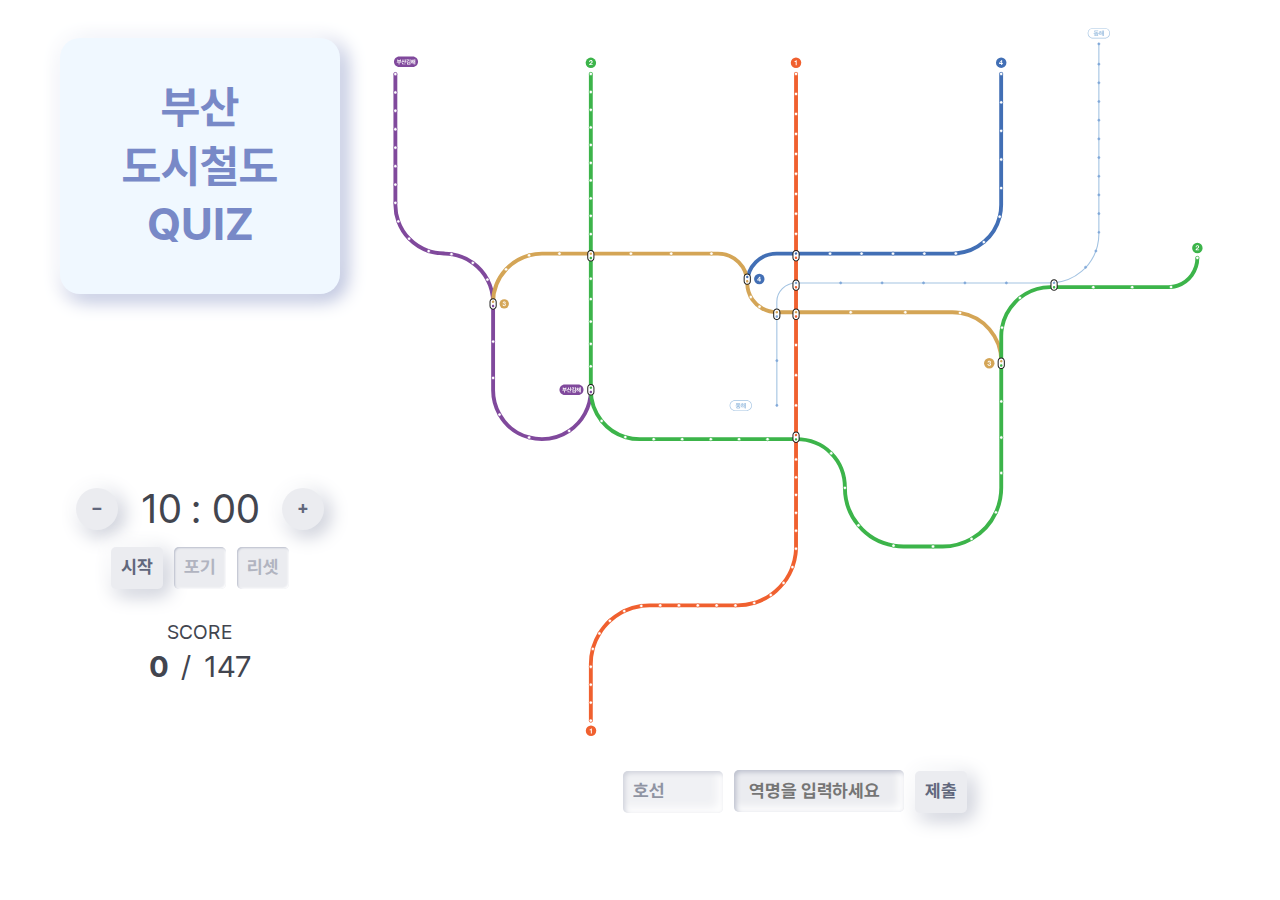
<file: index.html>
<!DOCTYPE html>
<html>

<head>
  <meta name="viewport" content="width=device-width, initial-scale=1, maximum-scale=1" />
  <title>부산 도시철도 QUIZ</title>
  <link rel="stylesheet" type="text/css" href="styles.css">
</head>

<body>
  <div class="container" id="wrapper">
    <div id="left-panel">
      <h1>부산 도시철도 QUIZ</h1>
      <div class="container" id="time">
        <div class="item">
          <table id="time-control">
            <tbody>
              <td>
                <input class="round-button" type="button" value="−" id="minus" onclick="add(-1);" />
              </td>
              <td id="display">
                <span id="min">10</span>
                <span>:</span>
                <span id="sec">00</span>
              </td>
              <td>
                <input class="round-button" type="button" value="+" id="plus" onclick="add(1);" />
              </td>
            </tbody>
          </table>
          <form id="timer">
            <input class="button-on" type="button" value="시작" id="start" onclick="startTimer();" />
            <input class="button-off" type="button" value="포기" id="give-up" onclick="giveUp();" disabled />
            <input class="button-off" type="button" value="리셋" id="reset" onclick="resetTimer();" disabled />
          </form>
        </div>
        <div class="item" id="questions">
          <div id="score">SCORE</div>
          <span id="solved" style="font-weight: bold;">0</span>
          <span id="slash">&nbsp;/&nbsp;</span>
          <span id="total">147</span>
          <div id="complete">&nbsp;COMPLETE</div>
        </div>
      </div>
    </div>
    <div class="container" id="main">
      <div class="item">
        <object id="map" data="map.svg" type="image/svg+xml" width="100%"></object>
      </div>
      <div class="item" id="type-area">
        <form id="answer">
          <select id="line" name="line" onchange="optionCheck(this.value);" disabled>
            <option id="default-option" value="">호선</option>
            <option value="1호선">1호선</option>
            <option value="2호선">2호선</option>
            <option value="3호선">3호선</option>
            <option value="4호선">4호선</option>
            <option value="부산김해경전철">부산김해경전철</option>
            <option value="동해선">동해선</option>
          </select>
          <input class="type-input" id="station" name="station" type="text" placeholder="역명을 입력하세요" autocomplete="off"
            disabled />
          <button class="button-on" id="submit" name="submit" type="submit" disabled>제출</button>
        </form>
        <div class="popup" id="correct">&#9989; 정답</div>
        <div class="popup" id="wrong">&#10060; 오답</div>
        <div class="popup" id="duplicate">&#9888; 이미 제출</div>
      </div>
    </div>
  </div>

</body>

<script type="text/javascript" src="total.js"></script>

</html>
</file>
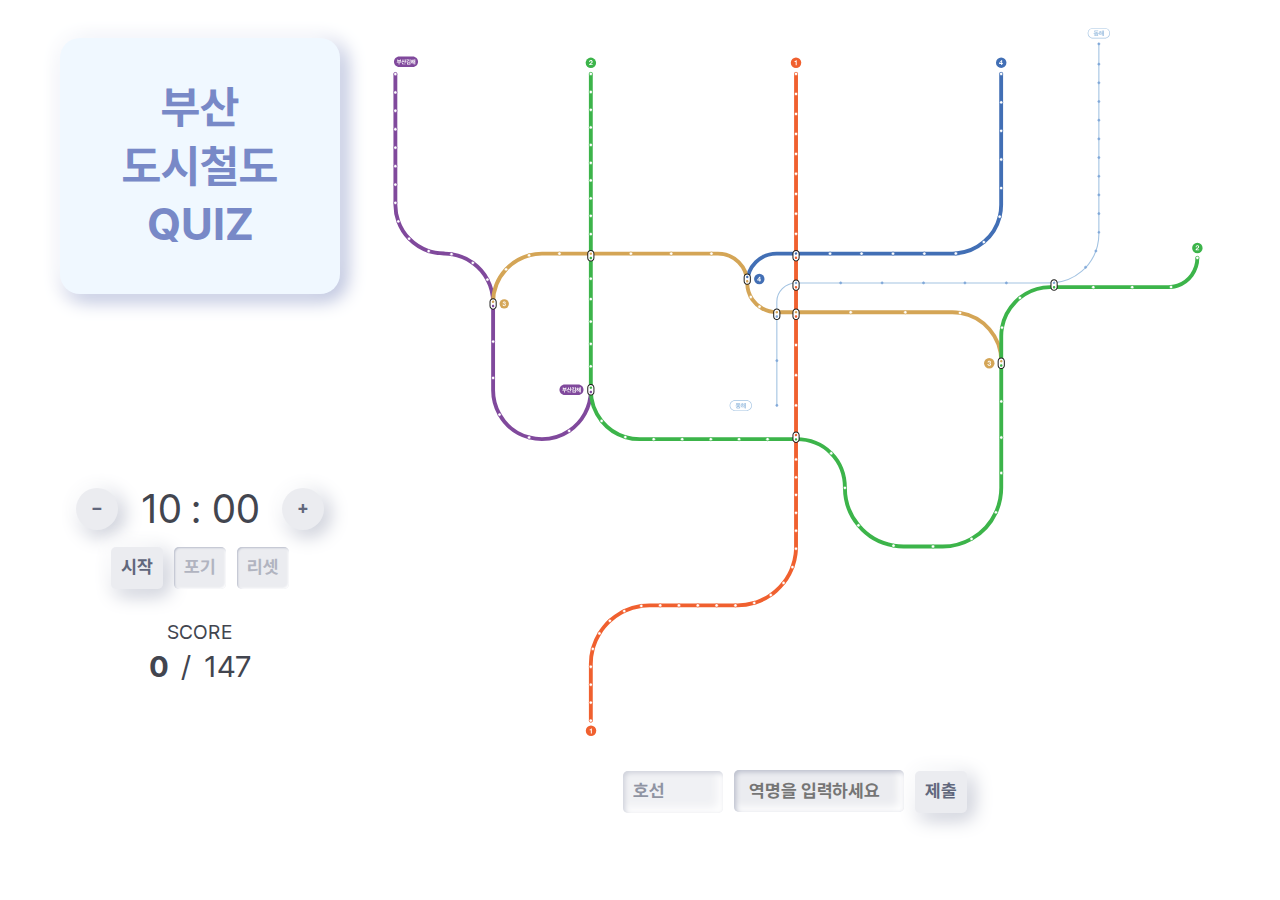
<file: busan/index.html>
<!DOCTYPE html>
<html>

<head>
  <meta name="viewport" content="width=device-width, initial-scale=1, maximum-scale=1" />
  <title>부산 도시철도 QUIZ</title>
  <link rel="icon" href="data:image/svg+xml,<svg xmlns=%22http://www.w3.org/2000/svg%22 viewBox=%2210 0 100 100%22><text y=%22.90em%22 font-size=%2290%22>🚇</text></svg>"></link>
  <link rel="stylesheet" type="text/css" href="busan.css">
</head>

<body>
  <div class="container" id="wrapper">
    <div id="left-panel">
      <h1>부산 도시철도 QUIZ</h1>
      <div class="container" id="time">
        <div class="item">
          <table id="time-control">
            <tbody>
              <td>
                <input class="round-button" type="button" value="−" id="minus" onclick="add(-1);" />
              </td>
              <td id="display">
                <span id="min">10</span>
                <span>:</span>
                <span id="sec">00</span>
              </td>
              <td>
                <input class="round-button" type="button" value="+" id="plus" onclick="add(1);" />
              </td>
            </tbody>
          </table>
          <form id="timer">
            <input class="button-on" type="button" value="시작" id="start" onclick="startTimer();" />
            <input class="button-off" type="button" value="포기" id="give-up" onclick="giveUp();" disabled />
            <input class="button-off" type="button" value="리셋" id="reset" onclick="resetTimer();" disabled />
          </form>
        </div>
        <div class="item" id="questions">
          <div id="score">SCORE</div>
          <span id="solved" style="font-weight: bold;">0</span>
          <span id="slash">&nbsp;/&nbsp;</span>
          <span id="total">147</span>
          <div id="complete">&nbsp;COMPLETE</div>
        </div>
      </div>
    </div>
    <div class="container" id="main">
      <div class="item">
        <object id="map" data="busan.svg" type="image/svg+xml" width="100%"></object>
      </div>
      <div class="item" id="type-area">
        <form id="answer">
          <select id="line" name="line" onchange="optionCheck(this.value);" disabled>
            <option id="default-option" value="">호선</option>
            <option value="1호선">1호선</option>
            <option value="2호선">2호선</option>
            <option value="3호선">3호선</option>
            <option value="4호선">4호선</option>
            <option value="부산김해경전철">부산김해경전철</option>
            <option value="동해선">동해선</option>
          </select>
          <input class="type-input" id="station" name="station" type="text" placeholder="역명을 입력하세요" autocomplete="off"
            disabled />
          <button class="button-on" id="submit" name="submit" type="submit" disabled>제출</button>
        </form>
        <div class="popup" id="correct">&#9989; 정답</div>
        <div class="popup" id="wrong">&#10060; 오답</div>
        <div class="popup" id="duplicate">&#9888; 이미 제출</div>
      </div>
    </div>
  </div>

</body>

<script type="text/javascript" src="busan.js"></script>

</html>
</file>
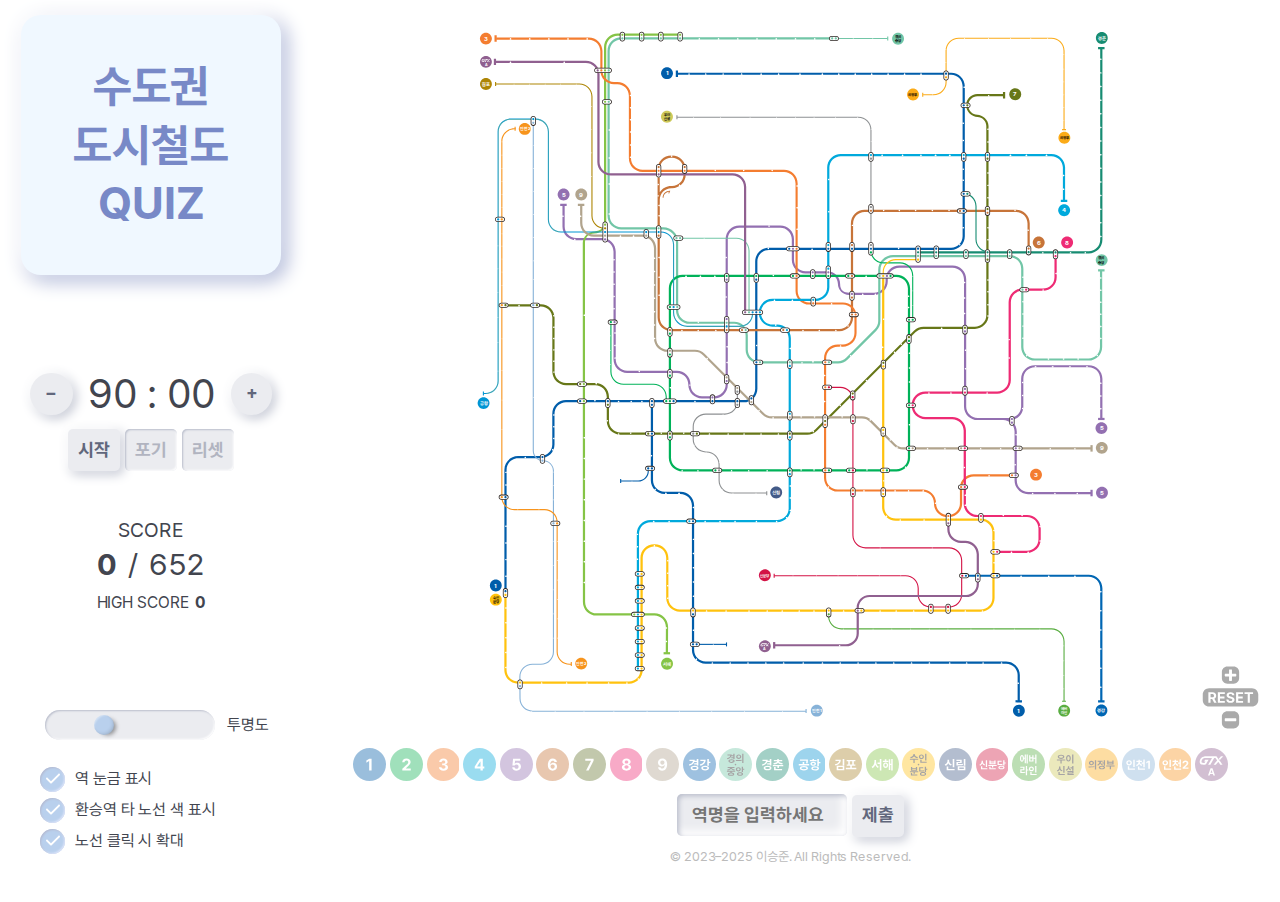
<file: seoul/index.html>
<!DOCTYPE html>
<html>
    <head>
        <meta name="viewport" content="width=device-width, initial-scale=1.0, maximum-scale=1.0, user-scalable=no" />
        <meta http-equiv="Expires" content="-1" />
        <meta http-equiv="Cache-Control" content="no-cache" />
        <meta http-equiv="Pragma" content="no-cache" />
        <title>수도권 도시철도 QUIZ</title>
        <link rel="icon" href="data:image/svg+xml,<svg xmlns=%22http://www.w3.org/2000/svg%22 viewBox=%2210 0 100 100%22><text y=%22.90em%22 font-size=%2290%22>🚇</text></svg>"></link>
        <link rel="stylesheet" type="text/css" href="seoul.css?v1.0.2" />
    </head>

    <body>
        <div id="wrapper">
            <div id="left-panel">
                <h1 class="title">수도권 도시철도 QUIZ</h1>
                <div class="time">
                    <table id="time-control">
                        <tbody>
                            <td>
                                <input class="round-button" type="button" value="−" id="minus" onclick="addTime(-1);" />
                            </td>
                            <td id="display">
                                <span id="min" onclick="showInput();">90</span>
                                <input
                                    type="number"
                                    id="min-input"
                                    onblur="hideInput();"
                                    style="display: none"
                                    onchange="leadingZeros(this)"
                                    onkeyup="leadingZeros(this)"
                                    onclick="leadingZeros(this)"
                                />
                                <span>:</span>
                                <span id="sec">00</span>
                            </td>
                            <td>
                                <input class="round-button" type="button" value="+" id="plus" onclick="addTime(1);" />
                            </td>
                        </tbody>
                    </table>
                    <form id="timer">
                        <input class="button-on" type="button" value="시작" id="start" onclick="startTimer();" />
                        <input class="button-off" type="button" value="포기" id="give-up" onclick="giveUp();" disabled />
                        <input class="button-off" type="button" value="리셋" id="reset" onclick="resetTimer();" disabled />
                    </form>
                </div>
                <div class="questions">
                    <div id="score">SCORE</div>
                    <span id="solved" style="font-weight: bold">0</span>
                    <span id="slash">/</span>
                    <span id="total">652</span>
                    <div id="complete">&nbsp;COMPLETE</div>
                    <div id="highScoreContainer">
                        <span id="highScoreText">HIGH SCORE</span>
                        <span id="highScore">0</span>
                    </div>
                </div>
                <div class="transparency">
                    <input type="range" min="0" max="100" value="30" id="slider" />
                    <div class="settingsText">투명도</div>
                </div>
                <div class="options">
                    <div class="markSelect" id="markSelect1">
                        <input type="checkbox" class="check" id="check1" checked />
                        <div class="settingsText">역 눈금 표시</div>
                    </div>
                    <div class="markSelect" id="markSelect2">
                        <input type="checkbox" class="check" id="check2" onclick="changeTransferOpacity();" checked />
                        <div class="settingsText">환승역 타 노선 색 표시</div>
                    </div>
                    <div class="markSelect" id="markSelect3">
                        <input type="checkbox" class="check" id="check3" checked />
                        <div class="settingsText">노선 클릭 시 확대</div>
                    </div>
                </div>
            </div>
            <div id="main">
                <div id="mapContainer">
                    <object id="map" data="seoul_KORAIL.svg" type="image/svg+xml"></object>
                </div>
                <div id="type-area">
                    <div id="circleContainerRow"></div>
                    <div>
                        <form id="answer">
                            <input
                                class="type-input"
                                id="station"
                                name="station"
                                type="text"
                                placeholder="역명을 입력하세요"
                                autocomplete="off"
                                disabled
                            />
                            <button class="button-on" id="submit" name="submit" type="submit" disabled>제출</button>
                        </form>
                        <div class="popup" id="correct">&#9989; 정답</div>
                        <div class="popup" id="wrong">&#10060; 오답</div>
                        <div class="popup" id="duplicate">&#9888; 이미 제출</div>
                        <div class="popup" id="warning">&#9888; 노선을 선택하세요</div>
                    </div>
                </div>
                <footer>&copy; 2023–2025 이승준. All Rights Reserved.</footer>
            </div>
            <div id="circleContainerColumn"></div>
        </div>
        <div id="unsupportedScreen">
            <div>&#10060;</div>
            <div>지원하지 않는 해상도입니다.<br />창 크기를 조절하거나 배율을 축소해보세요.</div>
        </div>
    </body>
    <script type="text/javascript" src="svg-pan-zoom.js?v3.6.10"></script>
    <script type="text/javascript" src="seoul.js?v1.0.5"></script>
    <!--
<script async src="https://pagead2.googlesyndication.com/pagead/js/adsbygoogle.js?client=ca-pub-9510756183985431"
    crossorigin="anonymous"></script>
--></html>
</file>
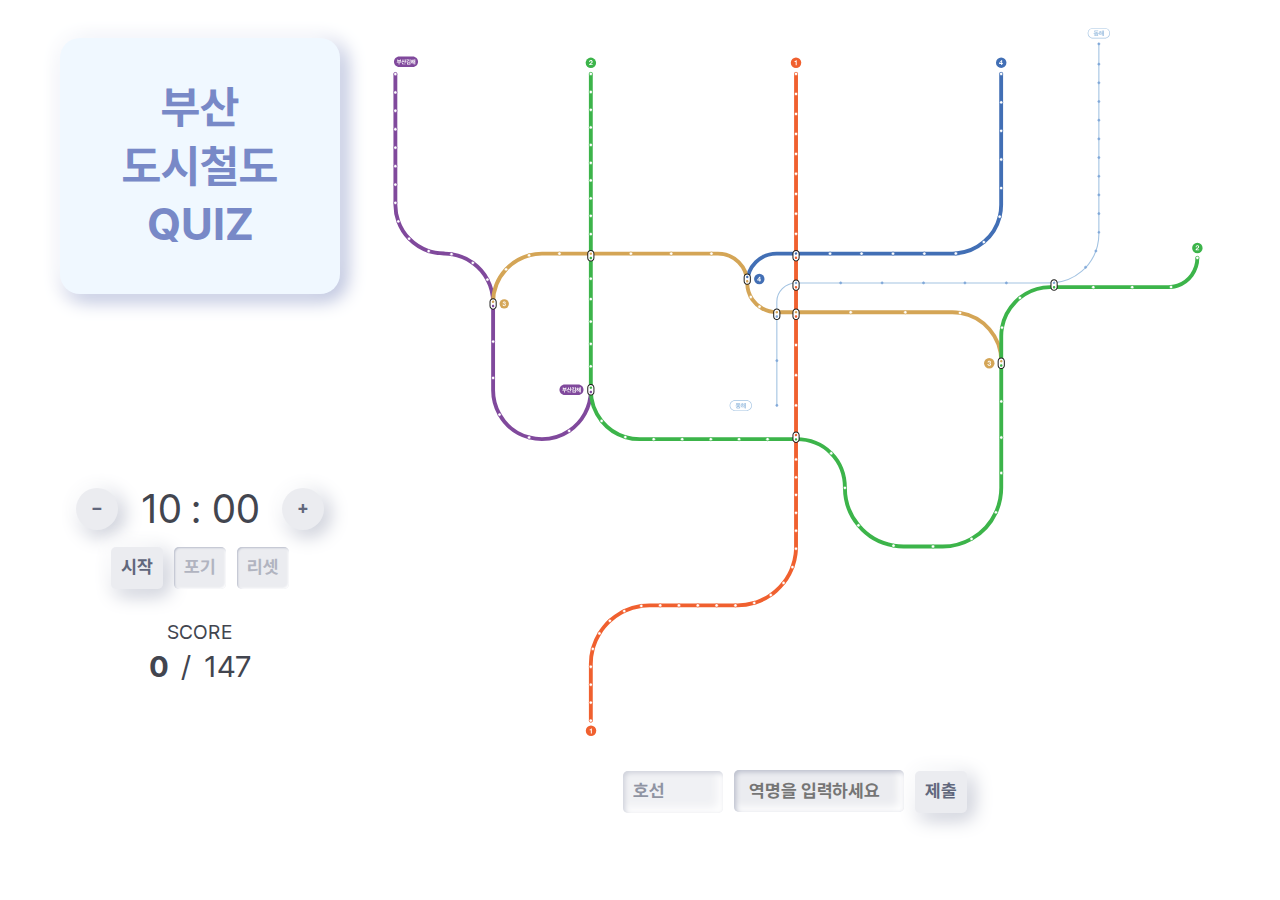
<file: busan.html>
<!DOCTYPE html>
<html>

<head>
  <meta name="viewport" content="width=device-width, initial-scale=1, maximum-scale=1" />
  <title>부산 도시철도 QUIZ</title>
  <link rel="stylesheet" type="text/css" href="busan.css">
</head>

<body>
  <div class="container" id="wrapper">
    <div id="left-panel">
      <h1>부산 도시철도 QUIZ</h1>
      <div class="container" id="time">
        <div class="item">
          <table id="time-control">
            <tbody>
              <td>
                <input class="round-button" type="button" value="−" id="minus" onclick="add(-1);" />
              </td>
              <td id="display">
                <span id="min">10</span>
                <span>:</span>
                <span id="sec">00</span>
              </td>
              <td>
                <input class="round-button" type="button" value="+" id="plus" onclick="add(1);" />
              </td>
            </tbody>
          </table>
          <form id="timer">
            <input class="button-on" type="button" value="시작" id="start" onclick="startTimer();" />
            <input class="button-off" type="button" value="포기" id="give-up" onclick="giveUp();" disabled />
            <input class="button-off" type="button" value="리셋" id="reset" onclick="resetTimer();" disabled />
          </form>
        </div>
        <div class="item" id="questions">
          <div id="score">SCORE</div>
          <span id="solved" style="font-weight: bold;">0</span>
          <span id="slash">&nbsp;/&nbsp;</span>
          <span id="total">147</span>
          <div id="complete">&nbsp;COMPLETE</div>
        </div>
      </div>
    </div>
    <div class="container" id="main">
      <div class="item">
        <object id="map" data="busan.svg" type="image/svg+xml" width="100%"></object>
      </div>
      <div class="item" id="type-area">
        <form id="answer">
          <select id="line" name="line" onchange="optionCheck(this.value);" disabled>
            <option id="default-option" value="">호선</option>
            <option value="1호선">1호선</option>
            <option value="2호선">2호선</option>
            <option value="3호선">3호선</option>
            <option value="4호선">4호선</option>
            <option value="부산김해경전철">부산김해경전철</option>
            <option value="동해선">동해선</option>
          </select>
          <input class="type-input" id="station" name="station" type="text" placeholder="역명을 입력하세요" autocomplete="off"
            disabled />
          <button class="button-on" id="submit" name="submit" type="submit" disabled>제출</button>
        </form>
        <div class="popup" id="correct">&#9989; 정답</div>
        <div class="popup" id="wrong">&#10060; 오답</div>
        <div class="popup" id="duplicate">&#9888; 이미 제출</div>
      </div>
    </div>
  </div>

</body>

<script type="text/javascript" src="busan.js"></script>

</html>
</file>
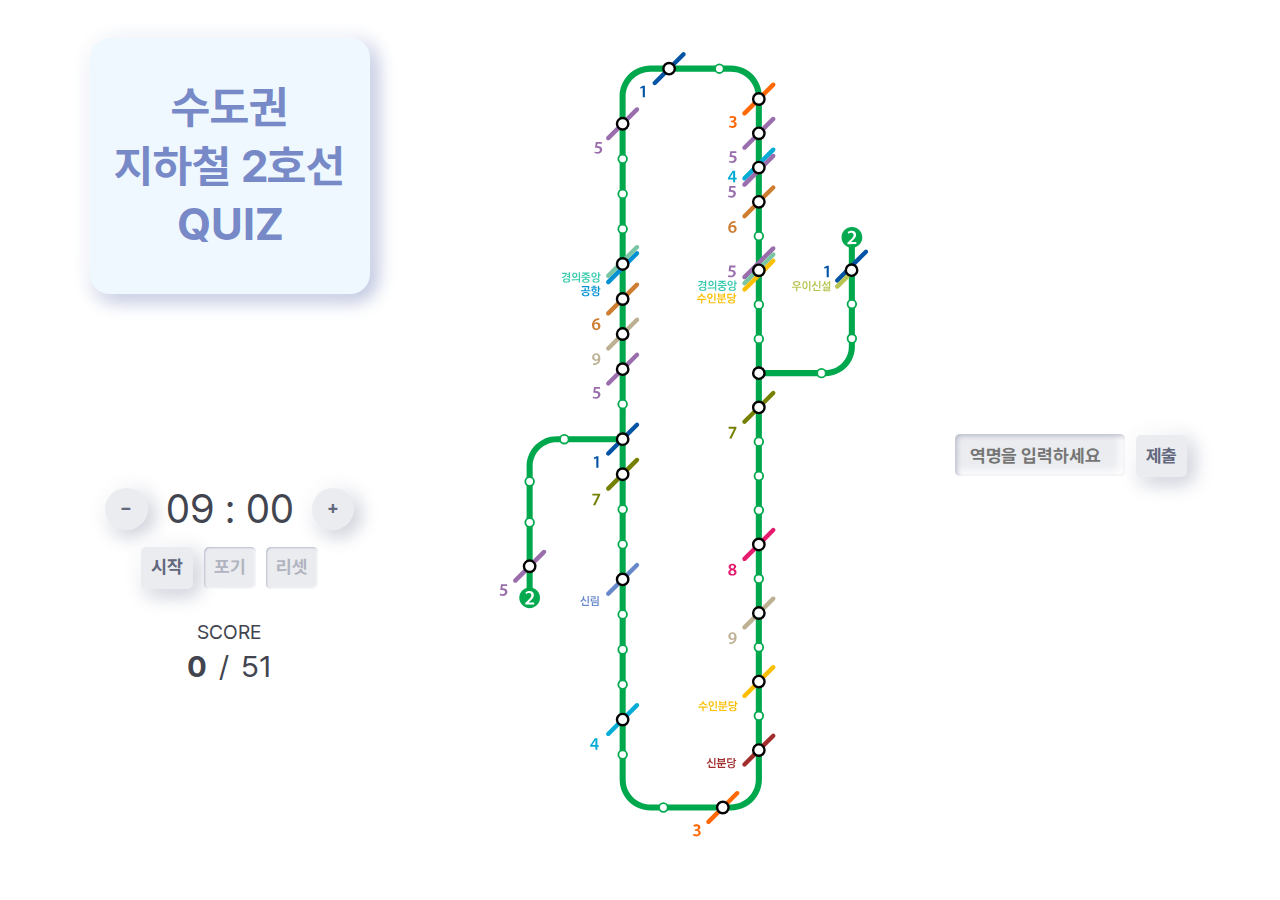
<file: seoul-2.html>
<!DOCTYPE html>
<html>

<head>
    <meta name="viewport" content="width=device-width, initial-scale=1, maximum-scale=1" />
    <title>수도권 지하철 2호선 QUIZ</title>
    <link rel="stylesheet" type="text/css" href="seoul-2.css">
</head>

<body>
    <div class="container" id="wrapper">
        <div id="left-panel">
            <h1>수도권 지하철 2호선 QUIZ</h1>
            <div class="container" id="time">
                <div class="item">
                    <table id="time-control">
                        <tbody>
                            <td>
                                <input class="round-button" type="button" value="−" id="minus" onclick="add(-1);" />
                            </td>
                            <td id="display">
                                <span id="min">09</span>
                                <span>:</span>
                                <span id="sec">00</span>
                            </td>
                            <td>
                                <input class="round-button" type="button" value="+" id="plus" onclick="add(1);" />
                            </td>
                        </tbody>
                    </table>
                    <form id="timer">
                        <input class="button-on" type="button" value="시작" id="start" onclick="startTimer();" />
                        <input class="button-off" type="button" value="포기" id="give-up" onclick="giveUp();" disabled />
                        <input class="button-off" type="button" value="리셋" id="reset" onclick="resetTimer();"
                            disabled />
                    </form>
                </div>
                <div class="item" id="questions">
                    <div id="score">SCORE</div>
                    <span id="solved" style="font-weight: bold;">0</span>
                    <span id="slash">&nbsp;/&nbsp;</span>
                    <span id="total">51</span>
                    <div id="complete">&nbsp;COMPLETE</div>
                </div>
            </div>
        </div>
        <div class="container" id="main">
            <div class="item" id="map-container">
                <object id="map" data="seoul-2.svg" type="image/svg+xml" width="100%"></object>
            </div>
            <div class="item" id="type-area">
                <form id="answer">
                    <input class="type-input" id="station" name="station" type="text" placeholder="역명을 입력하세요"
                        autocomplete="off" disabled />

                    <select id="line" name="line" onchange="optionCheck(this.value);" style="display: none;" disabled>
                        <option id="default-option" value="">환승 노선</option>
                        <option value="1호선">1호선</option>
                        <option value="3호선">3호선</option>
                        <option value="4호선">4호선</option>
                        <option value="5호선">5호선</option>
                        <option value="6호선">6호선</option>
                        <option value="7호선">7호선</option>
                        <option value="8호선">8호선</option>
                        <option value="9호선">9호선</option>
                        <option value="경강선">경강선</option>
                        <option value="경의중앙선">경의중앙선</option>
                        <option value="경춘선">경춘선</option>
                        <option value="공항철도">공항철도</option>
                        <option value="서해선">서해선</option>
                        <option value="수인분당선">수인분당선</option>
                        <option value="신분당선">신분당선</option>
                        <option value="김포골드라인">김포골드라인</option>
                        <option value="신림선">신림선</option>
                        <option value="용인에버라인">용인에버라인</option>
                        <option value="우이신설선">우이신설선</option>
                        <option value="의정부경전철">의정부경전철</option>
                        <option value="인천1호선">인천1호선</option>
                        <option value="인천2호선">인천2호선</option>
                    </select>

                    <button class="button-on" id="submit" name="submit" type="submit" disabled>제출</button>
                </form>
                <div class="popup" id="correct">&#9989; 정답</div>
                <div class="popup" id="wrong">&#10060; 오답</div>
                <div class="popup" id="duplicate">&#9888; 이미 제출</div>
            </div>
        </div>
    </div>

</body>

<script type="text/javascript" src="individual.js"></script>

</html>
</file>
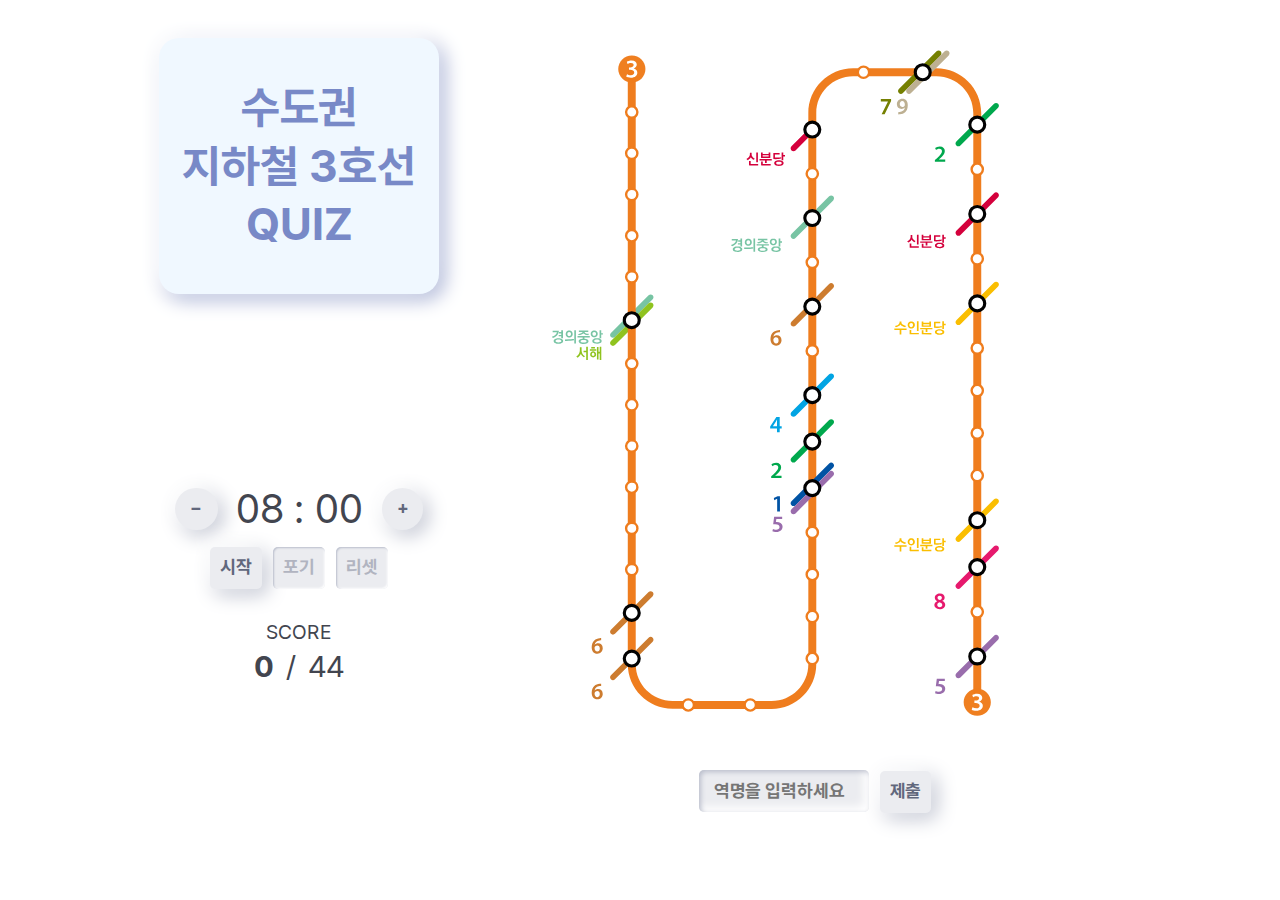
<file: seoul-3.html>
<!DOCTYPE html>
<html>

<head>
    <meta name="viewport" content="width=device-width, initial-scale=1, maximum-scale=1" />
    <title>수도권 지하철 3호선 QUIZ</title>
    <link rel="stylesheet" type="text/css" href="seoul-3.css">
</head>

<body>
    <div class="container" id="wrapper">
        <div id="left-panel">
            <h1>수도권 지하철 3호선 QUIZ</h1>
            <div class="container" id="time">
                <div class="item">
                    <table id="time-control">
                        <tbody>
                            <td>
                                <input class="round-button" type="button" value="−" id="minus" onclick="add(-1);" />
                            </td>
                            <td id="display">
                                <span id="min">08</span>
                                <span>:</span>
                                <span id="sec">00</span>
                            </td>
                            <td>
                                <input class="round-button" type="button" value="+" id="plus" onclick="add(1);" />
                            </td>
                        </tbody>
                    </table>
                    <form id="timer">
                        <input class="button-on" type="button" value="시작" id="start" onclick="startTimer();" />
                        <input class="button-off" type="button" value="포기" id="give-up" onclick="giveUp();" disabled />
                        <input class="button-off" type="button" value="리셋" id="reset" onclick="resetTimer();"
                            disabled />
                    </form>
                </div>
                <div class="item" id="questions">
                    <div id="score">SCORE</div>
                    <span id="solved" style="font-weight: bold;">0</span>
                    <span id="slash">&nbsp;/&nbsp;</span>
                    <span id="total">44</span>
                    <div id="complete">&nbsp;COMPLETE</div>
                </div>
            </div>
        </div>
        <div class="container" id="main">
            <div class="item" id="map-container">
                <object id="map" data="seoul-3.svg" type="image/svg+xml" width="100%"></object>
            </div>
            <div class="item" id="type-area">
                <form id="answer">
                    <input class="type-input" id="station" name="station" type="text" placeholder="역명을 입력하세요"
                        autocomplete="off" disabled />

                    <select id="line" name="line" onchange="optionCheck(this.value);" style="display: none;" disabled>
                        <option id="default-option" value="">환승 노선</option>
                        <option value="1호선">1호선</option>
                        <option value="3호선">3호선</option>
                        <option value="4호선">4호선</option>
                        <option value="5호선">5호선</option>
                        <option value="6호선">6호선</option>
                        <option value="7호선">7호선</option>
                        <option value="8호선">8호선</option>
                        <option value="9호선">9호선</option>
                        <option value="경강선">경강선</option>
                        <option value="경의중앙선">경의중앙선</option>
                        <option value="경춘선">경춘선</option>
                        <option value="공항철도">공항철도</option>
                        <option value="서해선">서해선</option>
                        <option value="수인분당선">수인분당선</option>
                        <option value="신분당선">신분당선</option>
                        <option value="김포골드라인">김포골드라인</option>
                        <option value="신림선">신림선</option>
                        <option value="용인에버라인">용인에버라인</option>
                        <option value="우이신설선">우이신설선</option>
                        <option value="의정부경전철">의정부경전철</option>
                        <option value="인천1호선">인천1호선</option>
                        <option value="인천2호선">인천2호선</option>
                    </select>

                    <button class="button-on" id="submit" name="submit" type="submit" disabled>제출</button>
                </form>
                <div class="popup" id="correct">&#9989; 정답</div>
                <div class="popup" id="wrong">&#10060; 오답</div>
                <div class="popup" id="duplicate">&#9888; 이미 제출</div>
            </div>
        </div>
    </div>

</body>

<script type="text/javascript" src="individual.js"></script>

</html>
</file>
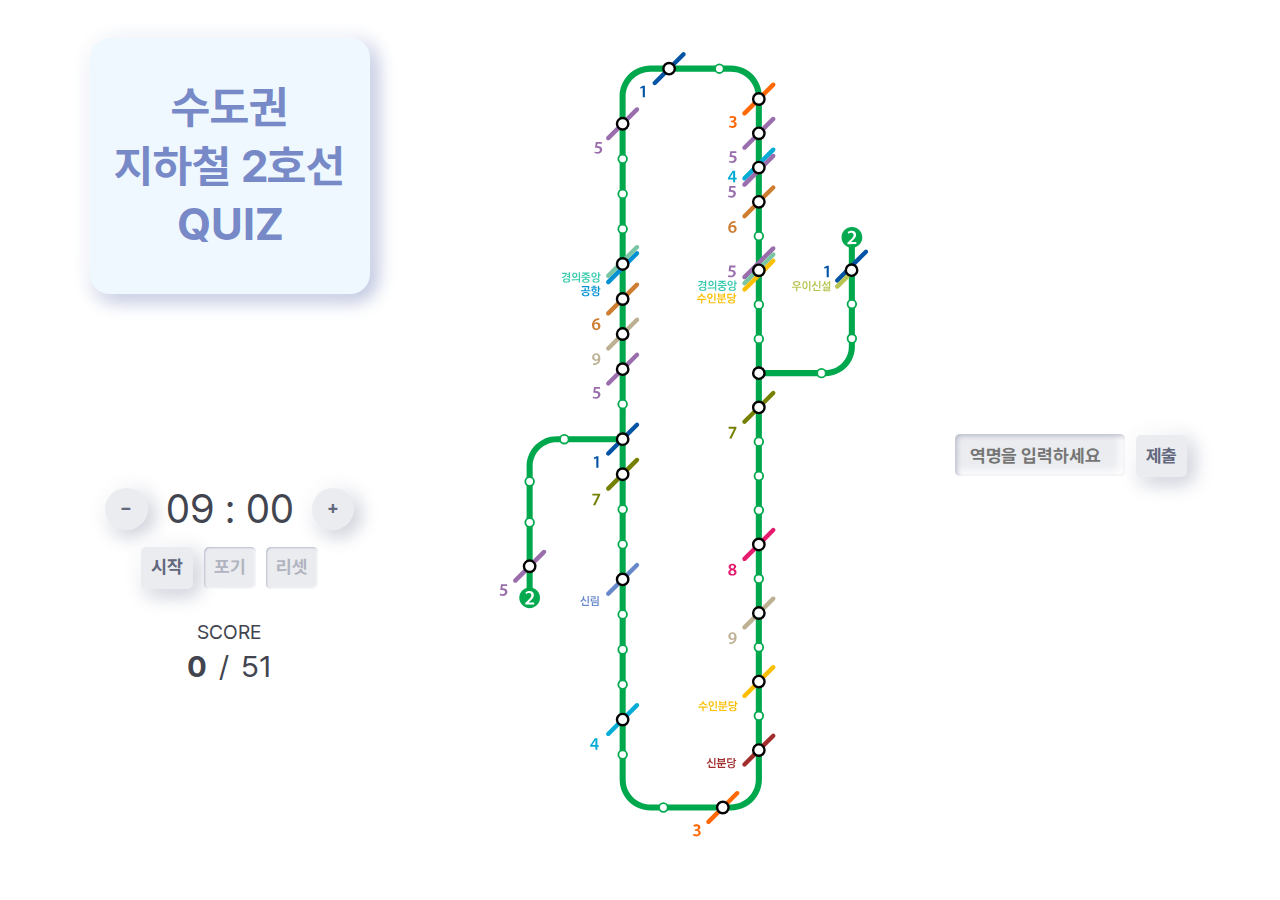
<file: seoul-individual/2.html>
<!DOCTYPE html>
<html>

<head>
    <meta name="viewport" content="width=device-width, initial-scale=1, maximum-scale=1" />
    <title>수도권 지하철 2호선 QUIZ</title>
    <link rel="icon" href="data:image/svg+xml,<svg xmlns=%22http://www.w3.org/2000/svg%22 viewBox=%2210 0 100 100%22><text y=%22.90em%22 font-size=%2290%22>🚇</text></svg>"></link>
    <link rel="stylesheet" type="text/css" href="seoul-2.css">
</head>

<body>
    <div class="container" id="wrapper">
        <div id="left-panel">
            <h1>수도권 지하철 2호선 QUIZ</h1>
            <div class="container" id="time">
                <div class="item">
                    <table id="time-control">
                        <tbody>
                            <td>
                                <input class="round-button" type="button" value="−" id="minus" onclick="add(-1);" />
                            </td>
                            <td id="display">
                                <span id="min">09</span>
                                <span>:</span>
                                <span id="sec">00</span>
                            </td>
                            <td>
                                <input class="round-button" type="button" value="+" id="plus" onclick="add(1);" />
                            </td>
                        </tbody>
                    </table>
                    <form id="timer">
                        <input class="button-on" type="button" value="시작" id="start" onclick="startTimer();" />
                        <input class="button-off" type="button" value="포기" id="give-up" onclick="giveUp();" disabled />
                        <input class="button-off" type="button" value="리셋" id="reset" onclick="resetTimer();"
                            disabled />
                    </form>
                </div>
                <div class="item" id="questions">
                    <div id="score">SCORE</div>
                    <span id="solved" style="font-weight: bold;">0</span>
                    <span id="slash">&nbsp;/&nbsp;</span>
                    <span id="total">51</span>
                    <div id="complete">&nbsp;COMPLETE</div>
                </div>
            </div>
        </div>
        <div class="container" id="main">
            <div class="item" id="map-container">
                <object id="map" data="seoul-2.svg" type="image/svg+xml" width="100%"></object>
            </div>
            <div class="item" id="type-area">
                <form id="answer">
                    <input class="type-input" id="station" name="station" type="text" placeholder="역명을 입력하세요"
                        autocomplete="off" disabled />

                    <select id="line" name="line" onchange="optionCheck(this.value);" style="display: none;" disabled>
                        <option id="default-option" value="">환승 노선</option>
                        <option value="1호선">1호선</option>
                        <option value="3호선">3호선</option>
                        <option value="4호선">4호선</option>
                        <option value="5호선">5호선</option>
                        <option value="6호선">6호선</option>
                        <option value="7호선">7호선</option>
                        <option value="8호선">8호선</option>
                        <option value="9호선">9호선</option>
                        <option value="경강선">경강선</option>
                        <option value="경의중앙선">경의중앙선</option>
                        <option value="경춘선">경춘선</option>
                        <option value="공항철도">공항철도</option>
                        <option value="서해선">서해선</option>
                        <option value="수인분당선">수인분당선</option>
                        <option value="신분당선">신분당선</option>
                        <option value="김포골드라인">김포골드라인</option>
                        <option value="신림선">신림선</option>
                        <option value="용인에버라인">용인에버라인</option>
                        <option value="우이신설선">우이신설선</option>
                        <option value="의정부경전철">의정부경전철</option>
                        <option value="인천1호선">인천1호선</option>
                        <option value="인천2호선">인천2호선</option>
                    </select>

                    <button class="button-on" id="submit" name="submit" type="submit" disabled>제출</button>
                </form>
                <div class="popup" id="correct">&#9989; 정답</div>
                <div class="popup" id="wrong">&#10060; 오답</div>
                <div class="popup" id="duplicate">&#9888; 이미 제출</div>
            </div>
        </div>
    </div>

</body>

<script type="text/javascript" src="individual.js"></script>

</html>
</file>
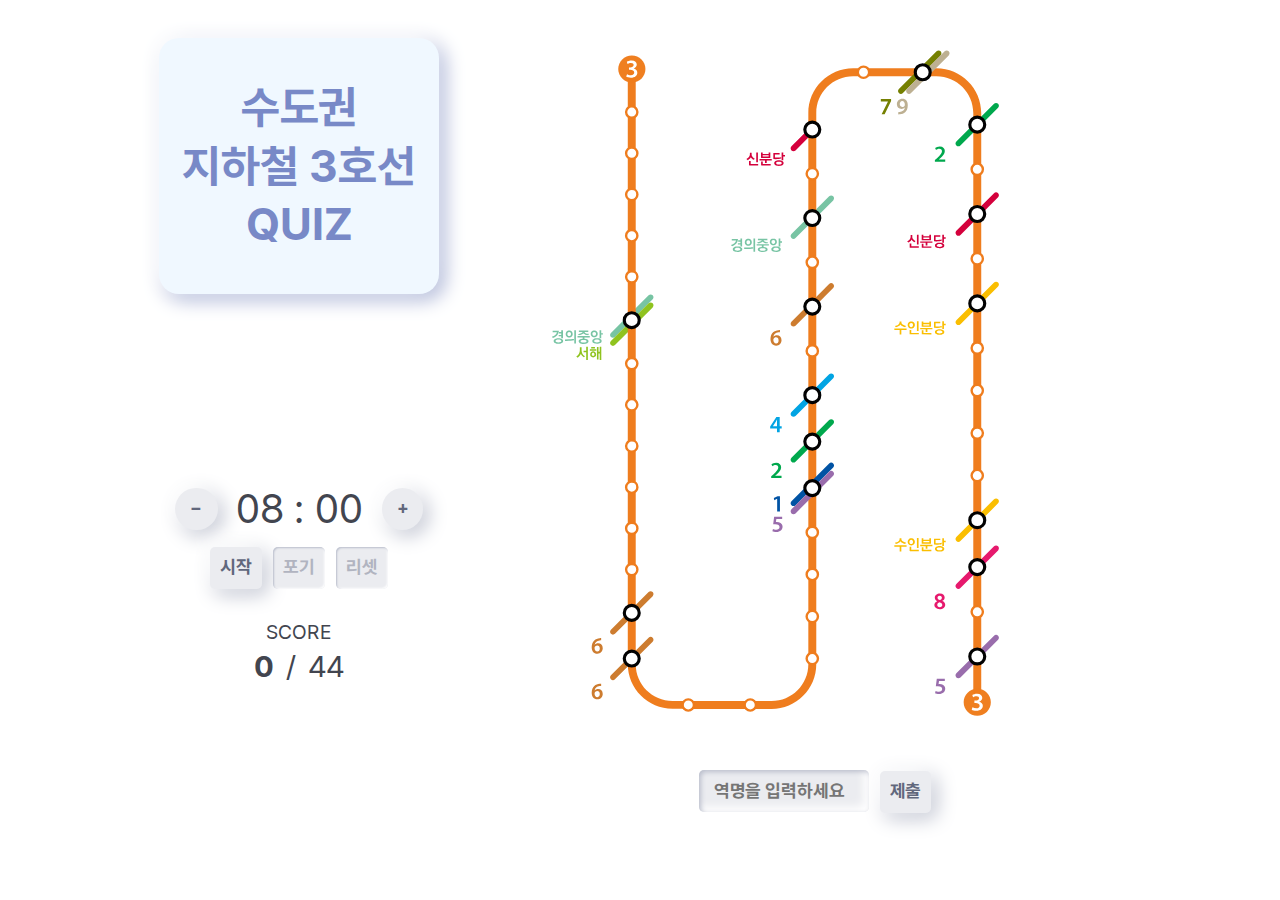
<file: seoul-individual/3.html>
<!DOCTYPE html>
<html>

<head>
    <meta name="viewport" content="width=device-width, initial-scale=1, maximum-scale=1" />
    <title>수도권 지하철 3호선 QUIZ</title>
    <link rel="icon" href="data:image/svg+xml,<svg xmlns=%22http://www.w3.org/2000/svg%22 viewBox=%2210 0 100 100%22><text y=%22.90em%22 font-size=%2290%22>🚇</text></svg>"></link>
    <link rel="stylesheet" type="text/css" href="seoul-3.css">
</head>

<body>
    <div class="container" id="wrapper">
        <div id="left-panel">
            <h1>수도권 지하철 3호선 QUIZ</h1>
            <div class="container" id="time">
                <div class="item">
                    <table id="time-control">
                        <tbody>
                            <td>
                                <input class="round-button" type="button" value="−" id="minus" onclick="add(-1);" />
                            </td>
                            <td id="display">
                                <span id="min">08</span>
                                <span>:</span>
                                <span id="sec">00</span>
                            </td>
                            <td>
                                <input class="round-button" type="button" value="+" id="plus" onclick="add(1);" />
                            </td>
                        </tbody>
                    </table>
                    <form id="timer">
                        <input class="button-on" type="button" value="시작" id="start" onclick="startTimer();" />
                        <input class="button-off" type="button" value="포기" id="give-up" onclick="giveUp();" disabled />
                        <input class="button-off" type="button" value="리셋" id="reset" onclick="resetTimer();"
                            disabled />
                    </form>
                </div>
                <div class="item" id="questions">
                    <div id="score">SCORE</div>
                    <span id="solved" style="font-weight: bold;">0</span>
                    <span id="slash">&nbsp;/&nbsp;</span>
                    <span id="total">44</span>
                    <div id="complete">&nbsp;COMPLETE</div>
                </div>
            </div>
        </div>
        <div class="container" id="main">
            <div class="item" id="map-container">
                <object id="map" data="seoul-3.svg" type="image/svg+xml" width="100%"></object>
            </div>
            <div class="item" id="type-area">
                <form id="answer">
                    <input class="type-input" id="station" name="station" type="text" placeholder="역명을 입력하세요"
                        autocomplete="off" disabled />

                    <select id="line" name="line" onchange="optionCheck(this.value);" style="display: none;" disabled>
                        <option id="default-option" value="">환승 노선</option>
                        <option value="1호선">1호선</option>
                        <option value="3호선">3호선</option>
                        <option value="4호선">4호선</option>
                        <option value="5호선">5호선</option>
                        <option value="6호선">6호선</option>
                        <option value="7호선">7호선</option>
                        <option value="8호선">8호선</option>
                        <option value="9호선">9호선</option>
                        <option value="경강선">경강선</option>
                        <option value="경의중앙선">경의중앙선</option>
                        <option value="경춘선">경춘선</option>
                        <option value="공항철도">공항철도</option>
                        <option value="서해선">서해선</option>
                        <option value="수인분당선">수인분당선</option>
                        <option value="신분당선">신분당선</option>
                        <option value="김포골드라인">김포골드라인</option>
                        <option value="신림선">신림선</option>
                        <option value="용인에버라인">용인에버라인</option>
                        <option value="우이신설선">우이신설선</option>
                        <option value="의정부경전철">의정부경전철</option>
                        <option value="인천1호선">인천1호선</option>
                        <option value="인천2호선">인천2호선</option>
                    </select>

                    <button class="button-on" id="submit" name="submit" type="submit" disabled>제출</button>
                </form>
                <div class="popup" id="correct">&#9989; 정답</div>
                <div class="popup" id="wrong">&#10060; 오답</div>
                <div class="popup" id="duplicate">&#9888; 이미 제출</div>
            </div>
        </div>
    </div>

</body>

<script type="text/javascript" src="individual.js"></script>

</html>
</file>
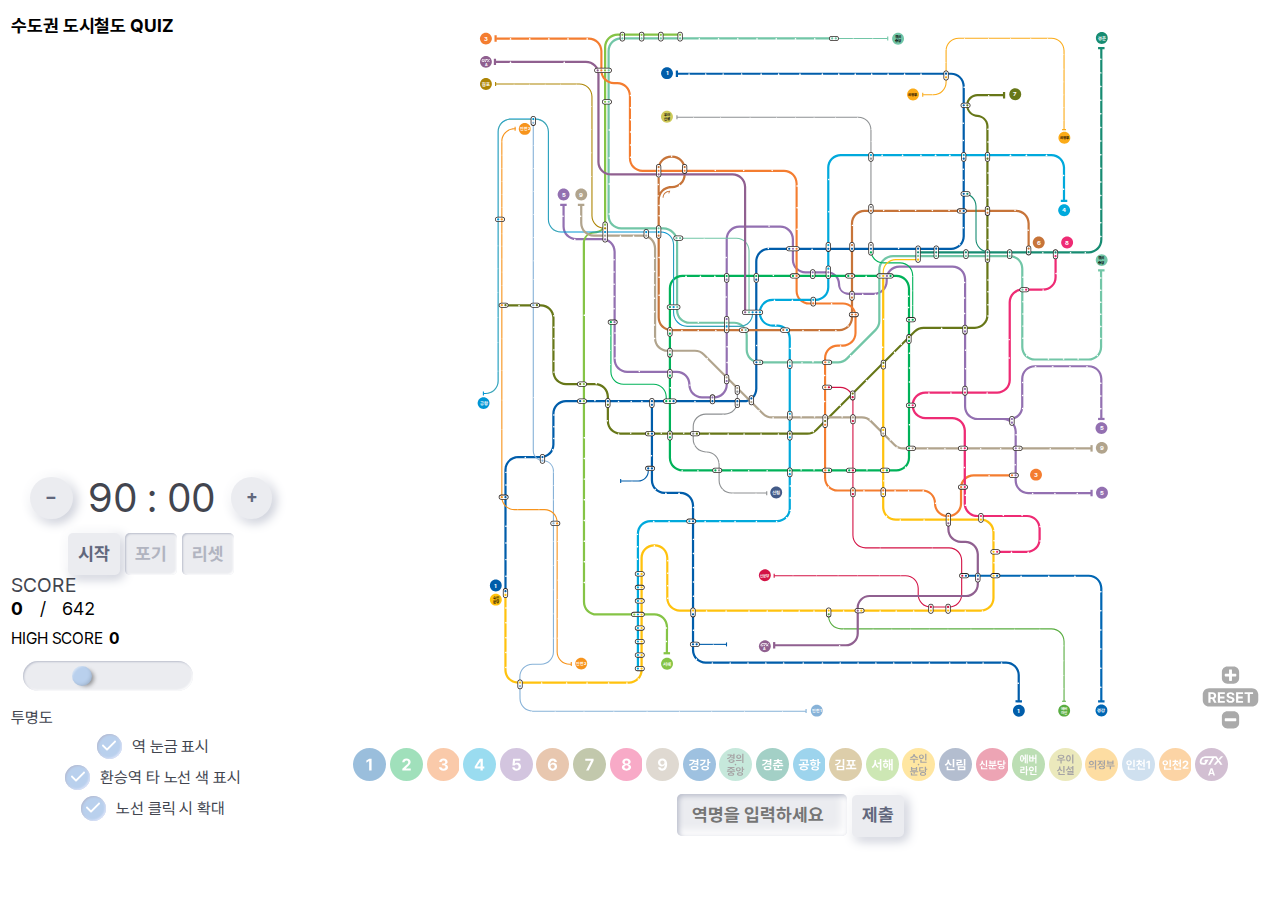
<file: seoul/seoul.html>
<!DOCTYPE html>
<html>

<head>
    <meta name="viewport" content="width=device-width, initial-scale=1.0, maximum-scale=1.0, user-scalable=no" />
    <title>수도권 도시철도 QUIZ</title>
    <link rel="stylesheet" type="text/css" href="seoul.css">
</head>

<body>
    <div id="wrapper">
        <div id="left-panel">
            <h1>수도권 도시철도 QUIZ</h1>
            <div id="time">
                <div class="container">
                    <table id="time-control">
                        <tbody>
                            <td>
                                <input class="round-button" type="button" value="−" id="minus" onclick="addTime(-1);" />
                            </td>
                            <td id="display">
                                <span id="min">90</span>
                                <span>:</span>
                                <span id="sec">00</span>
                            </td>
                            <td>
                                <input class="round-button" type="button" value="+" id="plus" onclick="addTime(1);" />
                            </td>
                        </tbody>
                    </table>
                    <form id="timer">
                        <input class="button-on" type="button" value="시작" id="start" onclick="startTimer();" />
                        <input class="button-off" type="button" value="포기" id="give-up" onclick="giveUp();" disabled />
                        <input class="button-off" type="button" value="리셋" id="reset" onclick="resetTimer();"
                            disabled />
                    </form>
                </div>
                <div class="container" id="questions">
                    <div id="score">SCORE</div>
                    <span id="solved" style="font-weight: bold;">0</span>
                    <span id="slash">&nbsp;/&nbsp;</span>
                    <span id="total">642</span>
                    <div id="complete">&nbsp;COMPLETE</div>
                    <div>
                        <span id="highScoreText" style="font-size: 16px; ">HIGH SCORE</span>
                        <span id="highScore" style="font-size: 16px; font-weight: bold;">0</span>
                    </div>
                </div>
                <div class="container" id="transparency">
                    <input type="range" min="0" max="100" value="30" id="slider" />
                    <div class="settingsText">투명도</div>
                </div>
                <div class="contianer" id="options">
                    <div class="container markSelect" id="markSelect1">
                        <input type="checkbox" class="check" id="check1" checked />
                        <div class="settingsText">역 눈금 표시</div>
                    </div>
                    <div class="container markSelect" id="markSelect2">
                        <input type="checkbox" class="check" id="check2" checked />
                        <div class="settingsText">환승역 타 노선 색 표시</div>
                    </div>
                    <div class="container markSelect" id="markSelect3">
                        <input type="checkbox" class="check" id="check3" checked />
                        <div class="settingsText">노선 클릭 시 확대</div>
                    </div>
                </div>

            </div>
        </div>
        <div id="main">
            <div class="container" style="display: flex; justify-content: center; align-items: center;">
                <object id="map" data="seoul_KORAIL.svg" type="image/svg+xml"></object>
            </div>
            <div class="container" id="type-area">
                <div class="container" id="circleContainerRow">
                </div>
                <div class="container">
                    <form id="answer">
                        <input class="type-input" id="station" name="station" type="text" placeholder="역명을 입력하세요"
                            autocomplete="off" disabled />
                        <button class="button-on" id="submit" name="submit" type="submit" disabled>제출</button>
                    </form>
                    <div class="popup" id="correct">&#9989; 정답</div>
                    <div class="popup" id="wrong">&#10060; 오답</div>
                    <div class="popup" id="duplicate">&#9888; 이미 제출</div>
                    <div class="popup" id="warning">&#9888; 노선을 선택하세요</div>
                </div>
            </div>
        </div>
        <div id="circleContainerColumn">
        </div>
    </div>
    </div>

</body>

<script type="text/javascript" src="svg-pan-zoom.js"></script>
<script type="text/javascript" src="seoul.js"></script>
<script async src="https://pagead2.googlesyndication.com/pagead/js/adsbygoogle.js?client=ca-pub-9510756183985431"
    crossorigin="anonymous"></script>

</html>
</file>
<file: styles.css>
@font-face {
  font-family: 'Pretendard';
  font-weight: 400;
  font-display: swap;
  src: local('Pretendard Regular'), url('/fonts/Pretendard-Regular.subset.woff2') format('woff2');
}

@font-face {
  font-family: 'Pretendard';
  font-weight: 700;
  font-display: swap;
  src: local('Pretendard Bold'), url('/fonts/Pretendard-Bold.subset.woff2') format('woff2');
}

* {
  font-family: 'Pretendard';
  font-size: 18px;
  letter-spacing: -0.1px;
  word-break: keep-all;
  line-height: 160%;
  border-radius: 5px;
  border-width: 1px;
}

object {
  max-width: 100%;
}

select,
button,
input {
  height: 42px;
  padding: 0px 10px;
  margin: 3px;
}

.popup {
  display: none;
  text-align: center;
  vertical-align: middle;
  font-weight: bold;
  color: #61677C;
  position: absolute;
  line-height: 29px;
  height: 29px;
  padding: 7px 14px;
  margin: 3px 0px 3px 6px;
  animation: appear;
  animation-duration: 1s;
  animation-direction: alternate;
  animation-iteration-count: 2;
  animation-fill-mode: forwards;
  -webkit-animation: appear;
  -webkit-animation-duration: 1s;
  -webkit-animation-direction: alternate;
  -webkit-animation-iteration-count: 2;
  -webkit-animation-fill-mode: forwards;
}

@keyframes appear {
  0% {
    transform: scale(0);
  }

  40% {
    transform: scale(1);
  }
}

.container {
  display: flex;
  justify-content: center;
}

/* h1 */
h1 {
  text-align: center;
  background-color: aliceblue;
  padding: 20px;
  border-radius: 20px;
  font-size: 45px;
  line-height: 130%;
  border: 0;
  outline: 0;
  color: #7889c7;
  font-weight: bold;
  box-shadow: -5px -5px 20px #FFFFFF, 5px 5px 20px #a2acd1;
  appearance: none;
  -webkit-appearance: none;
  transition: all 0.2s ease-in-out;
}

#complete {
  display: none;
  text-align: center;
  background-color: darkblue;
  margin: auto;
  width: 100px;
  border: 0;
  outline: 0;
  padding: 7px;
  line-height: 120%;
  border-radius: 15px;
  border-width: 0px;
  text-align: center;
  font-size: 14px;
  font-weight: 700;
  color: aquamarine;
  letter-spacing: .04rem;
}

#questions {
  text-align: center;
}

#questions span {
  font-size: 30px;
  color: #42454f;
}

#time-control {
  margin: 0 auto;
}

#score {
  font-size: 20px;
  color: #42454f;
}

#score {
  line-height: 100%;
}

#display,
#display span {
  font-size: 40px;
  color: #42454f;
  text-align: center;
  width: 150px;
}

#timer {
  text-align: center;
}

#main {
  margin-left: 30px;
}

#type-area {
  text-align: center;
}

#answer {
  display: inline-block;
}

#line {
  width: 100px;
}

#station {
  width: 170px;
}

#wrong {
  background-color: tomato;
}

#duplicate {
  background-color: yellow;
}

#correct {
  background-color: greenyellow;
}

#give-up {
  color: "#B1B4C0";
}

@media (max-width: 540px) {
  h1 {
    font-size: 8.2vw;
    padding: 3.6vw 1.8vw;
  }
  input, select, button, .popup {
    height: 7vw;
    padding: 0vw 2vw;
    margin: 0.5vw;
    font-size: 3vw;
  }
  .popup {
    position: relative;
    height: 7vw;
    margin-left: 1vw;
  }
  #display span {
    font-size: 7.5vw;
  }
  #questions {
    margin-top: 7vw !important;
  }
  #questions div {
    font-size: 3.7vw;
  }
  #questions span {
    font-size: 5.5vw;
  }
  #display {
    width: 28vw;
  }
  #line {
    width: 18vw;
  }
  #station {
    width: 30vw;
  }
}

/* 미디어 쿼리 */
@media (max-width: 1240px) {
  #left-panel {
    margin-bottom: 10px;
  }

  #wrapper {
    flex-direction: column;
    margin: 0px 2vw;
  }

  #main {
    flex-direction: column;
  }

  #time {
    flex-direction: row;
    margin-top: 1vh;
    margin-bottom: 1vh;
  }

  #questions {
    margin-top: 35px;
    margin-left: 8vw;
  }

  #complete {
    position: absolute;
    margin-left: -6px;
  }

  #display {
    line-height: 120%;
  }

  #type-area {
    margin-bottom: 30px;
  }

  object {
    max-height: calc(90vh - 150px);
  }
}

@media (min-width: 1241px) and (max-width: 2000px) {
  #left-panel {
    width: 280px;
    max-width: 280px;
  }

  #wrapper {
    flex-direction: row;
    margin: 0px 30px;
  }

  #main {
    flex-direction: column;
  }

  #time {
    flex-direction: column;
    margin-top: 20vh;
    margin-bottom: 3vh;
  }

  #questions {
    margin-top: 30px;
  }

  #complete {
    position: relative;
  }

  object {
    max-height: calc(100vh - 150px);
  }

  h1 {
    padding: 40px 20px;
  }
}

@media (min-width: 2001px) {
  #left-panel {
    width: 280px;
    max-width: 280px;
  }

  #wrapper {
    flex-direction: row;
    margin: 0px 30px;
  }

  #main {
    flex-direction: row;
    justify-content: center;
  }

  #time {
    flex-direction: column;
    margin-top: 20vh;
    margin-bottom: 3vh;
  }

  #questions {
    margin-top: 30px;
  }

  #complete {
    position: relative;
  }

  #type-area {
    margin-top: 42vh;
  }

  #map {
    margin-right: 0px;
  }

  object {
    max-height: calc(100vh - 50px);
  }

  h1 {
    padding: 40px 20px;
  }
}

/* 타이핑 치는 input */
.type-input {
  border: 0;
  outline: 0;
  background-color: #EBECF0;
  box-shadow: inset 2px 2px 5px #BABECC, inset -5px -5px 10px #FFFFFF;
  appearance: none;
  -webkit-appearance: none;
  box-sizing: border-box;
  transition: all 0.2s ease-in-out;
  font-weight: bold;
  color: #61677C;
  padding: 0px 15px;
}

.type-input:focus {
  box-shadow: inset 1px 1px 2px #BABECC, inset -1px -1px 2px #FFFFFF;
}

select {
  border: 0;
  outline: 0;
  color: #61677C;
  background-color: #EBECF0;
  box-shadow: inset 2px 2px 5px #BABECC, inset -5px -5px 10px #FFFFFF;
  appearance: none;
  -webkit-appearance: none;
  box-sizing: border-box;
  font-weight: bold;
}

/* 버튼 */
.button-on,
.button-off,
.round-button,
.popup {
  border: 0;
  outline: 0;
  background-color: #EBECF0;
  color: #61677C;
  box-shadow: -5px -5px 20px #FFFFFF, 5px 5px 20px #BABECC;
  appearance: none;
  -webkit-appearance: none;
  transition: all 0.2s ease-in-out;
  cursor: pointer;
  font-weight: bold;
}

.button-on:hover,
.round-button:hover {
  box-shadow: -2px -2px 5px #FFFFFF, 2px 2px 5px #BABECC;
}

.button-on:active,
.round-button:active {
  box-shadow: inset 1px 1px 2px #BABECC, inset -1px -1px 2px #FFFFFF;
}

.button-off {
  color: #B1B4C0;
  box-shadow: inset 1px 1px 2px #BABECC, inset -1px -1px 2px #FFFFFF;
}

.round-button {
  border-radius: 30px;
  padding: 0px 15px;
}
</file>
<file: busan/busan.css>
@font-face {
  font-family: 'Pretendard';
  font-weight: 400;
  font-display: swap;
  src: local('Pretendard Regular'), url('/fonts/Pretendard-Regular.subset.woff2') format('woff2');
}

@font-face {
  font-family: 'Pretendard';
  font-weight: 700;
  font-display: swap;
  src: local('Pretendard Bold'), url('/fonts/Pretendard-Bold.subset.woff2') format('woff2');
}

* {
  font-family: 'Pretendard';
  font-size: 18px;
  letter-spacing: -0.1px;
  word-break: keep-all;
  line-height: 160%;
  border-radius: 5px;
  border-width: 1px;
}

object {
  max-width: 100%;
}

select,
button,
input {
  height: 42px;
  padding: 0px 10px;
  margin: 3px;
}

.popup {
  display: none;
  text-align: center;
  vertical-align: middle;
  font-weight: bold;
  color: #61677C;
  position: absolute;
  line-height: 29px;
  height: 29px;
  padding: 7px 14px;
  margin: 3px 0px 3px 6px;
  animation: appear;
  animation-duration: 1s;
  animation-direction: alternate;
  animation-iteration-count: 2;
  animation-fill-mode: forwards;
  -webkit-animation: appear;
  -webkit-animation-duration: 1s;
  -webkit-animation-direction: alternate;
  -webkit-animation-iteration-count: 2;
  -webkit-animation-fill-mode: forwards;
}

@keyframes appear {
  0% {
    transform: scale(0);
  }

  40% {
    transform: scale(1);
  }
}

.container {
  display: flex;
  justify-content: center;
}

/* h1 */
h1 {
  text-align: center;
  background-color: aliceblue;
  padding: 20px;
  border-radius: 20px;
  font-size: 45px;
  line-height: 130%;
  border: 0;
  outline: 0;
  color: #7889c7;
  font-weight: bold;
  box-shadow: -5px -5px 20px #FFFFFF, 5px 5px 20px #a2acd1;
  appearance: none;
  -webkit-appearance: none;
  transition: all 0.2s ease-in-out;
}

#complete {
  display: none;
  text-align: center;
  background-color: darkblue;
  margin: auto;
  width: 100px;
  border: 0;
  outline: 0;
  padding: 7px;
  line-height: 120%;
  border-radius: 15px;
  border-width: 0px;
  text-align: center;
  font-size: 14px;
  font-weight: 700;
  color: aquamarine;
  letter-spacing: .04rem;
}

#questions {
  text-align: center;
}

#questions span {
  font-size: 30px;
  color: #42454f;
}

#time-control {
  margin: 0 auto;
}

#score {
  font-size: 20px;
  color: #42454f;
}

#score {
  line-height: 100%;
}

#display,
#display span {
  font-size: 40px;
  color: #42454f;
  text-align: center;
  width: 150px;
}

#timer {
  text-align: center;
}

#main {
  margin-left: 30px;
}

#type-area {
  text-align: center;
}

#answer {
  display: inline-block;
}

#line {
  width: 100px;
}

#station {
  width: 170px;
}

#wrong {
  background-color: tomato;
}

#duplicate {
  background-color: yellow;
}

#correct {
  background-color: greenyellow;
}

#give-up {
  color: "#B1B4C0";
}

@media (max-width: 540px) {
  h1 {
    font-size: 8.2vw;
    padding: 3.6vw 1.8vw;
  }

  input,
  select,
  button,
  .popup {
    height: 7vw;
    padding: 0vw 2vw;
    margin: 0.5vw;
    font-size: 3vw;
  }

  .popup {
    position: relative;
    height: 7vw;
    margin-left: 1vw;
  }

  #display span {
    font-size: 7.5vw;
  }

  #questions {
    margin-top: 7vw !important;
  }

  #questions div {
    font-size: 3.7vw;
  }

  #questions span {
    font-size: 5.5vw;
  }

  #display {
    width: 28vw;
  }

  #line {
    width: 18vw;
  }

  #station {
    width: 30vw;
  }
}

/* 미디어 쿼리 */
@media (max-width: 1240px) {
  #left-panel {
    margin-bottom: 10px;
  }

  #wrapper {
    flex-direction: column;
    margin: 0px 2vw;
  }

  #main {
    margin-left: 0px;
    flex-direction: column;
  }

  #time {
    flex-direction: row;
    margin-top: 1vh;
    margin-bottom: 1vh;
  }

  #questions {
    margin-top: 35px;
    margin-left: 8vw;
  }

  #complete {
    position: absolute;
    margin-left: -6px;
  }

  #display {
    line-height: 120%;
  }

  #type-area {
    margin-bottom: 30px;
  }

  object {
    max-height: calc(90vh - 150px);
  }
}

@media (min-width: 1241px) and (max-width: 2000px) {
  #left-panel {
    width: 280px;
    max-width: 280px;
  }

  #wrapper {
    flex-direction: row;
    margin: 0px 30px;
  }

  #main {
    flex-direction: column;
  }

  #time {
    flex-direction: column;
    margin-top: 20vh;
    margin-bottom: 3vh;
  }

  #questions {
    margin-top: 30px;
  }

  #complete {
    position: relative;
  }

  object {
    max-height: calc(100vh - 150px);
  }

  h1 {
    padding: 40px 20px;
  }
}

@media (min-width: 2001px) {
  #left-panel {
    width: 280px;
    max-width: 280px;
  }

  #wrapper {
    flex-direction: row;
    margin: 0px 30px;
  }

  #main {
    flex-direction: row;
    justify-content: center;
  }

  #time {
    flex-direction: column;
    margin-top: 20vh;
    margin-bottom: 3vh;
  }

  #questions {
    margin-top: 30px;
  }

  #complete {
    position: relative;
  }

  #type-area {
    margin-top: 42vh;
  }

  #map {
    margin-right: 0px;
  }

  object {
    max-height: calc(100vh - 50px);
  }

  h1 {
    padding: 40px 20px;
  }
}

/* 타이핑 치는 input */
.type-input {
  border: 0;
  outline: 0;
  background-color: #EBECF0;
  box-shadow: inset 2px 2px 5px #BABECC, inset -5px -5px 10px #FFFFFF;
  appearance: none;
  -webkit-appearance: none;
  box-sizing: border-box;
  transition: all 0.2s ease-in-out;
  font-weight: bold;
  color: #61677C;
  padding: 0px 15px;
}

.type-input:focus {
  box-shadow: inset 1px 1px 2px #BABECC, inset -1px -1px 2px #FFFFFF;
}

select {
  border: 0;
  outline: 0;
  color: #61677C;
  background-color: #EBECF0;
  box-shadow: inset 2px 2px 5px #BABECC, inset -5px -5px 10px #FFFFFF;
  appearance: none;
  -webkit-appearance: none;
  box-sizing: border-box;
  font-weight: bold;
}

/* 버튼 */
.button-on,
.button-off,
.round-button,
.popup {
  border: 0;
  outline: 0;
  background-color: #EBECF0;
  color: #61677C;
  box-shadow: -5px -5px 20px #FFFFFF, 5px 5px 20px #BABECC;
  appearance: none;
  -webkit-appearance: none;
  transition: all 0.2s ease-in-out;
  cursor: pointer;
  font-weight: bold;
}

.button-on:hover,
.round-button:hover {
  box-shadow: -2px -2px 5px #FFFFFF, 2px 2px 5px #BABECC;
}

.button-on:active,
.round-button:active {
  box-shadow: inset 1px 1px 2px #BABECC, inset -1px -1px 2px #FFFFFF;
}

.button-off {
  color: #B1B4C0;
  box-shadow: inset 1px 1px 2px #BABECC, inset -1px -1px 2px #FFFFFF;
}

.round-button {
  border-radius: 30px;
  padding: 0px 15px;
}
</file>
<file: seoul/seoul.css>
/* Import Fonts */
@font-face {
    font-family: "Pretendard";
    font-weight: 400;
    font-display: swap;
    src: local("Pretendard Regular"), url("/fonts/Pretendard-Regular.subset.woff2") format("woff2");
}

@font-face {
    font-family: "Pretendard";
    font-weight: 700;
    font-display: swap;
    src: local("Pretendard Bold"), url("/fonts/Pretendard-Bold.subset.woff2") format("woff2");
}

/* Global Setting */
* {
    font-family: "Pretendard";
    font-size: 18px;
    letter-spacing: -0.1px;
    word-break: keep-all;
    line-height: 160%;
    border-radius: 5px;
    border-width: 1px;
    font-feature-settings: "ss05";
}

/* Prevents scrolling */
html,
body {
    height: 100%;
    overflow: hidden;
    margin: 0;
}

/* button & input dimensions */
button,
input {
    height: 42px;
    padding: 0px 10px;
}

object {
    display: block;
}

/* popups */
.popup {
    display: none;
    text-align: center;
    vertical-align: middle;
    font-weight: bold;
    color: #61677c;
    position: absolute;
    line-height: 29px;
    height: 29px;
    padding: 7px 14px;
    margin: 0px 0px 0px 6px;
    animation: appear;
    animation-duration: 1s;
    animation-direction: alternate;
    animation-iteration-count: 2;
    animation-fill-mode: forwards;
    -webkit-animation: appear;
    -webkit-animation-duration: 1s;
    -webkit-animation-direction: alternate;
    -webkit-animation-iteration-count: 2;
    -webkit-animation-fill-mode: forwards;
}

@keyframes appear {
    0% {
        transform: scale(0);
    }

    40% {
        transform: scale(1);
    }
}

/* 타이핑 치는 input */
.type-input {
    border: 0;
    outline: 0;
    background-color: #ebecf0;
    box-shadow: inset 2px 2px 5px #babecc, inset -5px -5px 10px #ffffff;
    appearance: none;
    -webkit-appearance: none;
    box-sizing: border-box;
    transition: all 0.2s ease-in-out;
    font-weight: bold;
    color: #61677c;
    padding: 0px 15px;
}

.type-input:focus {
    box-shadow: inset 1px 1px 2px #babecc, inset -1px -1px 2px #ffffff;
}

/* round buttons */
.button-on,
.button-off,
.round-button,
.popup {
    border: 0;
    outline: 0;
    background-color: #ebecf0;
    color: #61677c;
    box-shadow: -3px -3px 12px #ffffff, 3px 3px 12px #babecc;
    appearance: none;
    -webkit-appearance: none;
    transition: all 0.2s ease-in-out;
    cursor: pointer;
    font-weight: bold;
}

.button-on:hover,
.round-button:hover {
    box-shadow: -2px -2px 6px #ffffff, 2px 2px 6px #babecc;
}

.button-on:active,
.round-button:active {
    box-shadow: inset 1px 1px 2px #babecc, inset -1px -1px 2px #ffffff;
}

.button-on {
    cursor: pointer;
}

.button-off {
    color: #b1b4c0;
    box-shadow: inset 1px 1px 2px #babecc, inset -1px -1px 2px #ffffff;
    cursor: not-allowed;
}

.round-button {
    border-radius: 30px;
    padding: 0px 15px;
}

/* checkbox */
.check {
    appearance: none;
    width: 25px;
    height: 25px;
    margin-right: 10px;
    border: 0;
    outline: 0;
    background-color: #ebecf0;
    color: #61677c;
    box-shadow: -2px -2px 6px #ffffff, 2px 2px 6px #babecc;
    appearance: none;
    -webkit-appearance: none;
    transition: all 0.2s ease-in-out;
    cursor: pointer;
    border-radius: 30px;
    position: relative;
}

.check:checked {
    background-color: #b9d0ed;
    box-shadow: inset 1px 1px 2px #b4bad1, inset -1px -1px 2px #dee5fa;
}

.check:checked::before {
    content: url("data:image/svg+xml,%3Csvg xmlns='http://www.w3.org/2000/svg' height='16' width='14' viewBox='0 0 448 512'%3E%3Cpath style='fill: white;' d='M438.6 105.4c12.5 12.5 12.5 32.8 0 45.3l-256 256c-12.5 12.5-32.8 12.5-45.3 0l-128-128c-12.5-12.5-12.5-32.8 0-45.3s32.8-12.5 45.3 0L160 338.7 393.4 105.4c12.5-12.5 32.8-12.5 45.3 0z'/%3E%3C/svg%3E");
    color: #eeeeee;
    position: absolute;
    left: 50%;
    top: 58%;
    transform: translate(-50%, -50%);
}

/* 노선 버튼 */
.clickable-off {
    display: inline-block;
    overflow: hidden;
    opacity: 40%;
    cursor: not-allowed;
    margin: 0px 0.15vw;
    line-height: 100%;
}

.clickable-on {
    display: inline-block;
    overflow: hidden;
    opacity: 40%;
    cursor: pointer;
    margin: 0px 0.15vw;
    line-height: 100%;
    transition: opacity 0.1s ease-out;
    -moz-transition: opacity 0.1s ease-out;
    -webkit-transition: opacity 0.1s ease-out;
    -o-transition: opacity 0.1s ease-out;
}

.clickable-on:hover {
    opacity: 100%;
}

.clickable-on:active {
    filter: brightness(80%);
}

.circle {
    pointer-events: none;
}

/* title */
.title {
    display: flex;
    align-items: center;
    justify-content: center;
    text-align: center;
    background-color: aliceblue;
    border: 0;
    border-radius: 20px;
    font-size: 45px;
    line-height: 130%;
    outline: 0;
    color: #7889c7;
    font-weight: bold;
    box-shadow: -5px -5px 20px #ffffff, 5px 5px 20px #a2acd1;
    appearance: none;
    -webkit-appearance: none;
}

#wrapper {
    display: flex;
    justify-content: center;
}

#mapContainer {
    display: flex;
    justify-content: center;
    align-items: center;
}

#complete {
    display: none;
    text-align: center;
    background-color: darkblue;
    margin: auto;
    width: 100px;
    border: 0;
    outline: 0;
    padding: 7px;
    line-height: 120%;
    border-radius: 15px;
    border-width: 0px;
    text-align: center;
    font-size: 14px;
    font-weight: 700;
    color: aquamarine;
    letter-spacing: 0.04rem;
}

.questions {
    text-align: center;
}

.questions span {
    font-size: 30px;
    color: #42454f;
}

#time-control {
    margin: 0 auto;
}

#score {
    font-size: 20px;
    color: #42454f;
    line-height: 100%;
}

.settingsText {
    font-size: 16px;
    color: #42454f;
}

#display,
#display span {
    font-size: 40px;
    color: #42454f;
    text-align: center;
    width: 150px;
    font-feature-settings: "tnum";
    font-variant-numeric: tabular-nums;
}

#display input {
    font-size: 40px;
    color: #42454f;
    text-align: center;
    padding: 0;
    margin: 0;
    border: 0;
    width: 48px;
    font-feature-settings: "tnum";
    font-variant-numeric: tabular-nums;
}

#highScoreText {
    font-size: 16px;
}

#highScore {
    font-size: 16px;
    font-weight: bold;
}

.options {
    display: flex;
    justify-content: center;
    flex-direction: column;
    align-items: flex-start;
}

#timer {
    text-align: center;
}

#main {
    margin-left: calc(0.5vw + 15px);
}

#type-area {
    text-align: center;
    margin: 10px 0px;
}

#answer {
    display: inline-block;
}

#line {
    width: 100px;
}

#station {
    width: 170px;
}

#correct {
    background-color: greenyellow;
}

#wrong {
    background-color: tomato;
}

#duplicate,
#warning {
    background-color: yellow;
}

#give-up {
    color: "#B1B4C0";
}

#solved,
#total,
#highScore {
    font-feature-settings: "tnum";
    font-variant-numeric: tabular-nums;
}

.transparency,
.markSelect {
    text-align: center;
    align-items: center;
    display: flex;
    flex-direction: row;
    justify-content: center;
}

#progress {
    display: flex;
    align-self: center;
    flex-direction: column;
    justify-content: center;
    margin: 3vh 0px;
    table-layout: fixed;
    border-spacing: 0.9vh;
}

#progress * {
    line-height: 100%;
    font-size: 1.5vh;
}

#progress .circle {
    width: 3vh;
}

.circleBox {
    overflow: hidden;
    padding: 0px;
}

.progressPercentage,
.progressCnt {
    font-size: min(1.5vh, calc(3.5vh - 14px));
    vertical-align: middle;
    text-align: right;
    padding-bottom: 0.25vh;
    font-feature-settings: "tnum";
    font-variant-numeric: tabular-nums;
}

.progressPercentage {
    width: 4vh;
}

.progressCnt {
    width: 6vh;
}

#circleContainerRow {
    line-height: 100%;
    margin-bottom: 10px;
}

footer {
    text-align: center;
    font-size: 13px;
    margin-top: 5px;
    color: #bbbbbb;
}

#min-input {
    display: none;
    appearance: textfield;
    -moz-appearance: textfield;
    margin: 0;
    width: 30px;
    text-align: center;
}

#min-input::-webkit-inner-spin-button,
#min-input::-webkit-outer-spin-button {
    appearance: none;
    -webkit-appearance: none;
    margin: 0;
}

#unsupportedScreen {
    width: 100%;
    height: 100%;
    background-color: #eff1f5;
    text-align: center;
    display: flex;
    flex-direction: column;
    align-items: center;
    justify-content: center;
}

#unsupportedScreen > div:nth-child(1) {
    font-size: calc(2vw + 20px);
    margin-right: calc(1vw + 10px);
}

#unsupportedScreen > div:nth-child(2) {
    font-size: calc(1vw + 10px);
    line-height: 140%;
    color: #4f4f4f;
}

/* slider */
#slider {
    /* To remove default styles appplied by webkit browsers */
    appearance: none;
    width: 170px;
    background: transparent;
    position: relative;
}

#slider:focus {
    /* To remove default (mostly blue) outline appplied by browsers on :focus */
    outline: 0;
}

/* SLIDER THUMB -> represented by the orange ball in the design */
/* Webkit based browsers (chrome, opera, ...) */
#slider::-webkit-slider-thumb {
    /* Removes the default styling */
    appearance: none;
    width: 20px;
    height: 20px;
    margin: 5px 0;
    background: #b9d0ed;
    border-radius: 100%;

    /* The inset shadow gives depth and makes the thumb look 3 dimensional and the other one shows a subtle effect of the shadow it creates because of the light source coming from the top left of the page */
    box-shadow: inset 4px 4px 2px -4px rgba(255, 255, 255, 0.4), inset -2px -2px 4px -2px rgba(0, 0, 0, 0.2), 4px 2px 4px -2px rgba(0, 0, 0, 0.4);
    cursor: pointer;
    border: 0;
}

/*All the same stuff for firefox */
#slider::-moz-range-thumb {
    appearance: none;
    width: 20px;
    height: 20px;
    margin: 5px 0;
    background: #b9d0ed;
    border-radius: 100%;
    box-shadow: inset 4px 4px 2px -4px rgba(255, 255, 255, 0.4), inset -2px -2px 4px -2px rgba(0, 0, 0, 0.2), 4px 2px 4px -2px rgba(0, 0, 0, 0.4);
    cursor: pointer;
    border: 0;
}

/* RUNNABLE TRACK -> represented by the indented carve in which the ball (thumb) moves */
/* Webkit browsers */
#slider::-webkit-slider-runnable-track {
    background: #ebecf0;
    box-shadow: inset 1px 1px 2px #babecc, inset -1px -1px 2px #ffffff;
    width: 100%;
    height: 30px;
    padding: 0px 10px;
    border-radius: 15px;
}

/* For firefox */
#slider::-moz-range-track {
    background: #ebecf0;
    box-shadow: inset 1px 1px 2px #babecc, inset -1px -1px 2px #ffffff;
    width: 100%;
    height: 30px;
    padding: 0px 10px;
    border-radius: 15px;
}

/* 미디어 쿼리 */
/* Portrait */
@media (max-aspect-ratio: 6.5/10) {
    #left-panel {
        display: grid;
        grid-template-columns: auto auto auto auto;
        grid-template-rows: auto auto auto;
        grid-column-gap: 0px;
        grid-row-gap: 0px;
        margin-bottom: 20px;
    }

    button,
    input {
        font-size: 14px;
        height: 32px;
        padding: 0px 7px;
        margin: 2px;
    }

    .popup {
        font-size: 14px;
        line-height: 22px;
        height: 22px;
        padding: 5px 10px;
        margin: 2px 0px 2px 4px;
    }

    .round-button {
        font-size: 3vw;
        height: 6vw;
        border-radius: 4vw;
        padding: 0 2vw;
        margin: min(2px, 0.5vw);
    }

    .title {
        font-size: 35px;
        padding: 15px;
        margin: 20px 20px;
        grid-area: 1 / 1 / 2 / 5;
    }

    .time {
        grid-area: 2 / 1 / 4 / 2;
        margin-top: 5px;
        margin-bottom: 1vh;
        margin-left: 2vw;
    }

    .questions {
        grid-area: 2 / 2 / 4 / 3;
        margin-top: calc(2vw + 5px);
        margin-left: 4vw;
        margin-right: 3vw;
    }

    .transparency {
        grid-area: 2 / 3 / 3 / 5;
        margin-right: 10px;
    }

    .options {
        grid-area: 3 / 3 / 4 / 5;
        padding-left: 5px;
    }

    #wrapper {
        flex-direction: column;
        margin: 0px;
    }

    #main {
        flex-direction: column;
        margin-left: 0px;
    }

    #complete {
        position: absolute;
        margin-left: -6px;
    }

    #display,
    #display span {
        font-size: 4vw;
        width: 16vw;
    }

    #display input {
        font-size: 4vw;
        width: 4.7vw;
    }

    #map {
        height: max(105vw, 50vh);
        max-width: 100%;
    }

    .circle {
        width: 3.5vw;
    }

    #circleContainerColumn {
        width: 0px;
        margin-left: 0px;
        visibility: hidden;
        overflow: hidden;
    }

    #score {
        font-size: max(12px, 2.5vw);
    }

    .questions span {
        font-size: max(14px, 3vw);
    }

    #highScoreContainer {
        line-height: 1;
    }

    #highScoreText,
    #highScore {
        font-size: max(9px, 2vw);
    }

    .settingsText {
        font-size: max(13px, 2vw);
    }

    .check {
        width: 18px;
        height: 18px;
        margin-right: 7px;
    }

    .check:checked::before {
        content: url("data:image/svg+xml,%3Csvg xmlns='http://www.w3.org/2000/svg' height='12' width='10.5' viewBox='0 0 448 512'%3E%3Cpath style='fill: white;' d='M438.6 105.4c12.5 12.5 12.5 32.8 0 45.3l-256 256c-12.5 12.5-32.8 12.5-45.3 0l-128-128c-12.5-12.5-12.5-32.8 0-45.3s32.8-12.5 45.3 0L160 338.7 393.4 105.4c12.5-12.5 32.8-12.5 45.3 0z'/%3E%3C/svg%3E");
        color: #eeeeee;
        position: absolute;
        left: 50%;
        top: 58%;
        transform: translate(-50%, -50%);
    }

    .transparency {
        justify-content: left;
    }

    .settingsText {
        margin: auto 0;
    }

    #slash {
        margin: 2px;
    }

    #slider {
        width: min(calc(40vw - 50px), 170px);
        margin: auto 0;
    }

    #slider::-webkit-slider-thumb {
        width: min(3.5vw, 15px);
        height: min(3.5vw, 15px);
        margin: min(1vw, 4px) 0;
    }

    #slider::-moz-range-thumb {
        width: min(3.5vw, 15px);
        height: min(3.5vw, 15px);
        margin: min(1vw, 4px) 0;
    }

    #slider::-webkit-slider-runnable-track {
        height: min(5.5vw, 25px);
        border-radius: min(3vw, 12px);
    }

    /* For firefox */
    #slider::-moz-range-track {
        height: min(5.5vw, 25px);
        border-radius: min(3vw, 12px);
    }
}

/* Landscape */
@media (min-aspect-ratio: 6.5/10) {
    #left-panel {
        width: 280px;
        max-width: 280px;
        display: grid;
        grid-template-columns: 1fr;
        grid-template-rows: max(260px, calc(40vh - 50px)) max(180px, calc(40vh - 150px)) 20vh 50px 120px;
        grid-column-gap: 0px;
        grid-row-gap: 0px;
    }

    .title {
        grid-area: 1 / 1 / 2 / 2;
        width: 240px;
        height: 240px;
        padding: 10px;
        margin: 15px 10px 0px 10px;
    }

    .time {
        grid-area: 2 / 1 / 3 / 2;
        margin: auto;
    }

    .questions {
        grid-area: 3 / 1 / 4 / 2;
    }

    .transparency {
        grid-area: 4 / 1 / 5 / 2;
    }

    .options {
        grid-area: 5 / 1 / 6 / 2;
        padding-left: 25px;
    }

    #wrapper {
        flex-direction: row;
        margin: 0px 0px;
    }

    #time {
        margin-top: 17vh;
        margin-bottom: 3vh;
    }

    #complete {
        position: relative;
    }

    #map {
        height: calc(95vh - 130px);
        max-width: 100%;
    }

    #circleContainerRow .circle {
        width: calc(1vw + 20px);
    }

    #slash {
        margin: 0px 7px;
    }
}

/* Landscape & 가로가 충분히 길지 않을 때 */
@media (min-aspect-ratio: 6.5/10) and (max-aspect-ratio: 15/10), (min-aspect-ratio: 15/10) and (max-width: 1460px) {
    #main {
        flex-direction: column;
        width: calc(97vw - 285px);
        margin-top: 1vw;
    }

    #circleContainerColumn {
        width: 0px;
        margin-left: 0px;
        visibility: hidden;
    }
}

/* Landscape & 가로가 충분히 길 때 */
@media (min-aspect-ratio: 15/10) and (min-width: 1460px) {
    #main {
        flex-direction: column;
        width: calc(97vw - 550px);
        margin-top: 1vw;
    }

    #circleContainerColumn {
        display: flex;
        margin-left: 30px;
        visibility: visible;
        justify-content: center;
        align-items: center;
    }
}
</file>
<file: busan.css>
@font-face {
  font-family: 'Pretendard';
  font-weight: 400;
  font-display: swap;
  src: local('Pretendard Regular'), url('/fonts/Pretendard-Regular.subset.woff2') format('woff2');
}

@font-face {
  font-family: 'Pretendard';
  font-weight: 700;
  font-display: swap;
  src: local('Pretendard Bold'), url('/fonts/Pretendard-Bold.subset.woff2') format('woff2');
}

* {
  font-family: 'Pretendard';
  font-size: 18px;
  letter-spacing: -0.1px;
  word-break: keep-all;
  line-height: 160%;
  border-radius: 5px;
  border-width: 1px;
}

object {
  max-width: 100%;
}

select,
button,
input {
  height: 42px;
  padding: 0px 10px;
  margin: 3px;
}

.popup {
  display: none;
  text-align: center;
  vertical-align: middle;
  font-weight: bold;
  color: #61677C;
  position: absolute;
  line-height: 29px;
  height: 29px;
  padding: 7px 14px;
  margin: 3px 0px 3px 6px;
  animation: appear;
  animation-duration: 1s;
  animation-direction: alternate;
  animation-iteration-count: 2;
  animation-fill-mode: forwards;
  -webkit-animation: appear;
  -webkit-animation-duration: 1s;
  -webkit-animation-direction: alternate;
  -webkit-animation-iteration-count: 2;
  -webkit-animation-fill-mode: forwards;
}

@keyframes appear {
  0% {
    transform: scale(0);
  }

  40% {
    transform: scale(1);
  }
}

.container {
  display: flex;
  justify-content: center;
}

/* h1 */
h1 {
  text-align: center;
  background-color: aliceblue;
  padding: 20px;
  border-radius: 20px;
  font-size: 45px;
  line-height: 130%;
  border: 0;
  outline: 0;
  color: #7889c7;
  font-weight: bold;
  box-shadow: -5px -5px 20px #FFFFFF, 5px 5px 20px #a2acd1;
  appearance: none;
  -webkit-appearance: none;
  transition: all 0.2s ease-in-out;
}

#complete {
  display: none;
  text-align: center;
  background-color: darkblue;
  margin: auto;
  width: 100px;
  border: 0;
  outline: 0;
  padding: 7px;
  line-height: 120%;
  border-radius: 15px;
  border-width: 0px;
  text-align: center;
  font-size: 14px;
  font-weight: 700;
  color: aquamarine;
  letter-spacing: .04rem;
}

#questions {
  text-align: center;
}

#questions span {
  font-size: 30px;
  color: #42454f;
}

#time-control {
  margin: 0 auto;
}

#score {
  font-size: 20px;
  color: #42454f;
}

#score {
  line-height: 100%;
}

#display,
#display span {
  font-size: 40px;
  color: #42454f;
  text-align: center;
  width: 150px;
}

#timer {
  text-align: center;
}

#main {
  margin-left: 30px;
}

#type-area {
  text-align: center;
}

#answer {
  display: inline-block;
}

#line {
  width: 100px;
}

#station {
  width: 170px;
}

#wrong {
  background-color: tomato;
}

#duplicate {
  background-color: yellow;
}

#correct {
  background-color: greenyellow;
}

#give-up {
  color: "#B1B4C0";
}

@media (max-width: 540px) {
  h1 {
    font-size: 8.2vw;
    padding: 3.6vw 1.8vw;
  }

  input,
  select,
  button,
  .popup {
    height: 7vw;
    padding: 0vw 2vw;
    margin: 0.5vw;
    font-size: 3vw;
  }

  .popup {
    position: relative;
    height: 7vw;
    margin-left: 1vw;
  }

  #display span {
    font-size: 7.5vw;
  }

  #questions {
    margin-top: 7vw !important;
  }

  #questions div {
    font-size: 3.7vw;
  }

  #questions span {
    font-size: 5.5vw;
  }

  #display {
    width: 28vw;
  }

  #line {
    width: 18vw;
  }

  #station {
    width: 30vw;
  }
}

/* 미디어 쿼리 */
@media (max-width: 1240px) {
  #left-panel {
    margin-bottom: 10px;
  }

  #wrapper {
    flex-direction: column;
    margin: 0px 2vw;
  }

  #main {
    margin-left: 0px;
    flex-direction: column;
  }

  #time {
    flex-direction: row;
    margin-top: 1vh;
    margin-bottom: 1vh;
  }

  #questions {
    margin-top: 35px;
    margin-left: 8vw;
  }

  #complete {
    position: absolute;
    margin-left: -6px;
  }

  #display {
    line-height: 120%;
  }

  #type-area {
    margin-bottom: 30px;
  }

  object {
    max-height: calc(90vh - 150px);
  }
}

@media (min-width: 1241px) and (max-width: 2000px) {
  #left-panel {
    width: 280px;
    max-width: 280px;
  }

  #wrapper {
    flex-direction: row;
    margin: 0px 30px;
  }

  #main {
    flex-direction: column;
  }

  #time {
    flex-direction: column;
    margin-top: 20vh;
    margin-bottom: 3vh;
  }

  #questions {
    margin-top: 30px;
  }

  #complete {
    position: relative;
  }

  object {
    max-height: calc(100vh - 150px);
  }

  h1 {
    padding: 40px 20px;
  }
}

@media (min-width: 2001px) {
  #left-panel {
    width: 280px;
    max-width: 280px;
  }

  #wrapper {
    flex-direction: row;
    margin: 0px 30px;
  }

  #main {
    flex-direction: row;
    justify-content: center;
  }

  #time {
    flex-direction: column;
    margin-top: 20vh;
    margin-bottom: 3vh;
  }

  #questions {
    margin-top: 30px;
  }

  #complete {
    position: relative;
  }

  #type-area {
    margin-top: 42vh;
  }

  #map {
    margin-right: 0px;
  }

  object {
    max-height: calc(100vh - 50px);
  }

  h1 {
    padding: 40px 20px;
  }
}

/* 타이핑 치는 input */
.type-input {
  border: 0;
  outline: 0;
  background-color: #EBECF0;
  box-shadow: inset 2px 2px 5px #BABECC, inset -5px -5px 10px #FFFFFF;
  appearance: none;
  -webkit-appearance: none;
  box-sizing: border-box;
  transition: all 0.2s ease-in-out;
  font-weight: bold;
  color: #61677C;
  padding: 0px 15px;
}

.type-input:focus {
  box-shadow: inset 1px 1px 2px #BABECC, inset -1px -1px 2px #FFFFFF;
}

select {
  border: 0;
  outline: 0;
  color: #61677C;
  background-color: #EBECF0;
  box-shadow: inset 2px 2px 5px #BABECC, inset -5px -5px 10px #FFFFFF;
  appearance: none;
  -webkit-appearance: none;
  box-sizing: border-box;
  font-weight: bold;
}

/* 버튼 */
.button-on,
.button-off,
.round-button,
.popup {
  border: 0;
  outline: 0;
  background-color: #EBECF0;
  color: #61677C;
  box-shadow: -5px -5px 20px #FFFFFF, 5px 5px 20px #BABECC;
  appearance: none;
  -webkit-appearance: none;
  transition: all 0.2s ease-in-out;
  cursor: pointer;
  font-weight: bold;
}

.button-on:hover,
.round-button:hover {
  box-shadow: -2px -2px 5px #FFFFFF, 2px 2px 5px #BABECC;
}

.button-on:active,
.round-button:active {
  box-shadow: inset 1px 1px 2px #BABECC, inset -1px -1px 2px #FFFFFF;
}

.button-off {
  color: #B1B4C0;
  box-shadow: inset 1px 1px 2px #BABECC, inset -1px -1px 2px #FFFFFF;
}

.round-button {
  border-radius: 30px;
  padding: 0px 15px;
}
</file>
<file: seoul-2.css>
@font-face {
  font-family: 'Pretendard';
  font-weight: 400;
  font-display: swap;
  src: local('Pretendard Regular'), url('/fonts/Pretendard-Regular.subset.woff2') format('woff2');
}

@font-face {
  font-family: 'Pretendard';
  font-weight: 700;
  font-display: swap;
  src: local('Pretendard Bold'), url('/fonts/Pretendard-Bold.subset.woff2') format('woff2');
}

* {
  font-family: 'Pretendard';
  font-size: 18px;
  letter-spacing: -0.1px;
  word-break: keep-all;
  line-height: 160%;
  border-radius: 5px;
  border-width: 1px;
}

select,
button,
input {
  height: 42px;
  padding: 0px 10px;
  margin: 3px;
}

.popup {
  display: none;
  text-align: center;
  vertical-align: middle;
  font-weight: bold;
  color: #61677C;
  position: absolute;
  line-height: 29px;
  height: 29px;
  padding: 7px 14px;
  margin: 3px 0px 3px 6px;
  animation: appear;
  animation-duration: 1s;
  animation-direction: alternate;
  animation-iteration-count: 2;
  animation-fill-mode: forwards;
  -webkit-animation: appear;
  -webkit-animation-duration: 1s;
  -webkit-animation-direction: alternate;
  -webkit-animation-iteration-count: 2;
  -webkit-animation-fill-mode: forwards;
}

@keyframes appear {
  0% {
    transform: scale(0);
  }

  40% {
    transform: scale(1);
  }
}

.container {
  display: flex;
  justify-content: center;
}

/* h1 */
h1 {
  text-align: center;
  background-color: aliceblue;
  padding: 20px;
  border-radius: 20px;
  font-size: 45px;
  line-height: 130%;
  border: 0;
  outline: 0;
  color: #7889c7;
  font-weight: bold;
  box-shadow: -5px -5px 20px #FFFFFF, 5px 5px 20px #a2acd1;
  appearance: none;
  -webkit-appearance: none;
  transition: all 0.2s ease-in-out;
}

#complete {
  display: none;
  text-align: center;
  background-color: darkblue;
  margin: auto;
  width: 100px;
  border: 0;
  outline: 0;
  padding: 7px;
  line-height: 120%;
  border-radius: 15px;
  border-width: 0px;
  text-align: center;
  font-size: 14px;
  font-weight: 700;
  color: aquamarine;
  letter-spacing: .04rem;
}

#questions {
  text-align: center;
}

#questions span {
  font-size: 30px;
  color: #42454f;
}

#time-control {
  margin: 0 auto;
}

#score {
  font-size: 20px;
  color: #42454f;
}

#score {
  line-height: 100%;
}

#display,
#display span {
  font-size: 40px;
  color: #42454f;
  text-align: center;
  width: 150px;
}

#timer {
  text-align: center;
}

#type-area {
  text-align: center;
}

#answer {
  display: inline-block;
}

#line {
  width: 100px;
}

#station {
  width: 170px;
}

#wrong {
  background-color: tomato;
}

#duplicate {
  background-color: yellow;
}

#correct {
  background-color: greenyellow;
}

#give-up {
  color: "#B1B4C0";
}

@media (max-width: 540px) {
  h1 {
    font-size: 8.2vw;
    padding: 3.6vw 1.8vw;
  }
  input, select, button, .popup {
    height: 7vw;
    padding: 0vw 2vw;
    margin: 0.5vw;
    font-size: 3vw;
  }
  .popup {
    position: relative;
    height: 7vw;
    margin-left: 1vw;
  }
  #display span {
    font-size: 7.5vw;
  }
  #questions {
    margin-top: 7vw !important;
  }
  #questions div {
    font-size: 3.7vw;
  }
  #questions span {
    font-size: 5.5vw;
  }
  #display {
    width: 28vw;
  }
  #line {
    width: 18vw;
  }
  #station {
    width: 30vw;
  }
  #map-container {
    margin-left: 5vw;
    margin-right: 5vw
  }
}

/* 미디어 쿼리 */
@media (max-width: 940px) {
  #left-panel {
    margin-bottom: 10px;
  }

  #wrapper {
    flex-direction: column;
    margin: 0px 2vw;
  }

  #main {
    flex-direction: column;
  }

  #time {
    flex-direction: row;
    margin-top: 0px;
    margin-bottom: 0px;
  }

  #questions {
    margin-top: 35px;
    margin-left: 8vw;
  }

  #complete {
    position: absolute;
    margin-left: -6px;
  }

  #display {
    line-height: 120%;
  }

  #type-area {
    margin-bottom: 30px;
  }

  object {
    max-height: calc(90vh - 150px);
  }
  #map-container {
    margin-left: 5vw;
    margin-right: 5vw
  }
}

@media (min-width: 941px) and (max-width: 1250px) {
  #left-panel {
    width: 280px;
    max-width: 280px;
  }

  #wrapper {
    flex-direction: row;
    margin: 0px 30px;
  }

  #main {
    flex-direction: column;
    margin-left: 70px;
  }

  #time {
    flex-direction: column;
    margin-top: 20vh;
    margin-bottom: 3vh;
  }

  #questions {
    margin-top: 30px;
  }

  #complete {
    position: relative;
  }

  #map-container {
    width: calc(40vw + 100px);
  }

  object {
    max-height: calc(100vh - 150px);
  }

  h1 {
    padding: 40px 20px;
  }
}

@media (min-width: 1251px) {
  #left-panel {
    width: 280px;
    max-width: 280px;
  }

  #wrapper {
    flex-direction: row;
    margin: 0px 30px;
  }

  #main {
    flex-direction: row;
    justify-content: center;
    margin-left: 70px;
  }

  #time {
    flex-direction: column;
    margin-top: 20vh;
    margin-bottom: 3vh;
  }

  #questions {
    margin-top: 30px;
  }

  #complete {
    position: relative;
  }

  #type-area {
    margin-top: 47vh;
  }

  #map {
    margin-right: 0px;
  }

  #map-container {
    width: 40vw;
  }

  object {
    max-height: calc(100vh - 50px);
  }

  h1 {
    padding: 40px 20px;
  }
}

/* 타이핑 치는 input */
.type-input {
  border: 0;
  outline: 0;
  background-color: #EBECF0;
  box-shadow: inset 2px 2px 5px #BABECC, inset -5px -5px 10px #FFFFFF;
  appearance: none;
  -webkit-appearance: none;
  box-sizing: border-box;
  transition: all 0.2s ease-in-out;
  font-weight: bold;
  color: #61677C;
  padding: 0px 15px;
}

.type-input:focus {
  box-shadow: inset 1px 1px 2px #BABECC, inset -1px -1px 2px #FFFFFF;
}

select {
  border: 0;
  outline: 0;
  color: #61677C;
  background-color: #EBECF0;
  box-shadow: inset 2px 2px 5px #BABECC, inset -5px -5px 10px #FFFFFF;
  appearance: none;
  -webkit-appearance: none;
  box-sizing: border-box;
  font-weight: bold;
}

/* 버튼 */
.button-on,
.button-off,
.round-button,
.popup {
  border: 0;
  outline: 0;
  background-color: #EBECF0;
  color: #61677C;
  box-shadow: -5px -5px 20px #FFFFFF, 5px 5px 20px #BABECC;
  appearance: none;
  -webkit-appearance: none;
  transition: all 0.2s ease-in-out;
  cursor: pointer;
  font-weight: bold;
}

.button-on:hover,
.round-button:hover {
  box-shadow: -2px -2px 5px #FFFFFF, 2px 2px 5px #BABECC;
}

.button-on:active,
.round-button:active {
  box-shadow: inset 1px 1px 2px #BABECC, inset -1px -1px 2px #FFFFFF;
}

.button-off {
  color: #B1B4C0;
  box-shadow: inset 1px 1px 2px #BABECC, inset -1px -1px 2px #FFFFFF;
}

.round-button {
  border-radius: 30px;
  padding: 0px 15px;
}
</file>
<file: seoul-3.css>
@font-face {
  font-family: 'Pretendard';
  font-weight: 400;
  font-display: swap;
  src: local('Pretendard Regular'), url('/fonts/Pretendard-Regular.subset.woff2') format('woff2');
}

@font-face {
  font-family: 'Pretendard';
  font-weight: 700;
  font-display: swap;
  src: local('Pretendard Bold'), url('/fonts/Pretendard-Bold.subset.woff2') format('woff2');
}

* {
  font-family: 'Pretendard';
  font-size: 18px;
  letter-spacing: -0.1px;
  word-break: keep-all;
  line-height: 160%;
  border-radius: 5px;
  border-width: 1px;
}

select,
button,
input {
  height: 42px;
  padding: 0px 10px;
  margin: 3px;
}

.popup {
  display: none;
  text-align: center;
  vertical-align: middle;
  font-weight: bold;
  color: #61677C;
  position: absolute;
  line-height: 29px;
  height: 29px;
  padding: 7px 14px;
  margin: 3px 0px 3px 6px;
  animation: appear;
  animation-duration: 1s;
  animation-direction: alternate;
  animation-iteration-count: 2;
  animation-fill-mode: forwards;
  -webkit-animation: appear;
  -webkit-animation-duration: 1s;
  -webkit-animation-direction: alternate;
  -webkit-animation-iteration-count: 2;
  -webkit-animation-fill-mode: forwards;
}

@keyframes appear {
  0% {
    transform: scale(0);
  }

  40% {
    transform: scale(1);
  }
}

.container {
  display: flex;
  justify-content: center;
}

/* h1 */
h1 {
  text-align: center;
  background-color: aliceblue;
  padding: 20px;
  border-radius: 20px;
  font-size: 45px;
  line-height: 130%;
  border: 0;
  outline: 0;
  color: #7889c7;
  font-weight: bold;
  box-shadow: -5px -5px 20px #FFFFFF, 5px 5px 20px #a2acd1;
  appearance: none;
  -webkit-appearance: none;
  transition: all 0.2s ease-in-out;
}

#complete {
  display: none;
  text-align: center;
  background-color: darkblue;
  margin: auto;
  width: 100px;
  border: 0;
  outline: 0;
  padding: 7px;
  line-height: 120%;
  border-radius: 15px;
  border-width: 0px;
  text-align: center;
  font-size: 14px;
  font-weight: 700;
  color: aquamarine;
  letter-spacing: .04rem;
}

#questions {
  text-align: center;
}

#questions span {
  font-size: 30px;
  color: #42454f;
}

#time-control {
  margin: 0 auto;
}

#score {
  font-size: 20px;
  color: #42454f;
}

#score {
  line-height: 100%;
}

#display,
#display span {
  font-size: 40px;
  color: #42454f;
  text-align: center;
  width: 150px;
}

#timer {
  text-align: center;
}

#type-area {
  text-align: center;
}

#answer {
  display: inline-block;
}

#line {
  width: 100px;
}

#station {
  width: 170px;
}

#wrong {
  background-color: tomato;
}

#duplicate {
  background-color: yellow;
}

#correct {
  background-color: greenyellow;
}

#give-up {
  color: "#B1B4C0";
}

@media (max-width: 512px) {
  h1 {
    font-size: 8.2vw;
    padding: 3.6vw 1.8vw;
  }

  input,
  select,
  button,
  .popup {
    height: 7vw;
    padding: 0vw 2vw;
    margin: 0.5vw;
    font-size: 3vw;
  }

  .popup {
    position: relative;
    height: 7vw;
    margin-left: 1vw;
  }

  #display span {
    font-size: 7.5vw;
  }

  #questions {
    margin-top: 7vw !important;
  }

  #questions div {
    font-size: 3.7vw;
  }

  #questions span {
    font-size: 5.5vw;
  }

  #display {
    width: 28vw;
  }

  #line {
    width: 18vw;
  }

  #station {
    width: 30vw;
  }

  #map-container {
    margin-left: 5vw;
    margin-right: 5vw
  }
}

/* 미디어 쿼리 */
@media (max-width: 940px) {
  #left-panel {
    margin-bottom: 10px;
  }

  #wrapper {
    flex-direction: column;
    margin: 0px 2vw;
  }

  #main {
    flex-direction: column;
  }

  #time {
    flex-direction: row;
    margin-top: 0px;
    margin-bottom: 0px;
  }

  #questions {
    margin-top: 35px;
    margin-left: 8vw;
  }

  #complete {
    position: absolute;
    margin-left: -6px;
  }

  #display {
    line-height: 120%;
  }

  #type-area {
    margin-bottom: 30px;
  }

  object {
    max-height: calc(90vh - 150px);
  }

  #map-container {
    margin-left: 5vw;
    margin-right: 5vw
  }
}

@media (min-width: 941px) and (max-width: 1530px) {
  #left-panel {
    width: 280px;
    max-width: 280px;
  }

  #wrapper {
    flex-direction: row;
    margin: 0px 30px;
  }

  #main {
    flex-direction: column;
    margin-left: 70px;
  }

  #time {
    flex-direction: column;
    margin-top: 20vh;
    margin-bottom: 3vh;
  }

  #questions {
    margin-top: 30px;
  }

  #complete {
    position: relative;
  }

  #map-container {
    width: calc(40vw + 100px);
  }

  object {
    max-height: calc(100vh - 150px);
  }

  h1 {
    padding: 40px 20px;
  }
}

@media (min-width: 1531px) {
  #left-panel {
    width: 280px;
    max-width: 280px;
  }

  #wrapper {
    flex-direction: row;
    margin: 0px 30px;
  }

  #main {
    flex-direction: row;
    justify-content: center;
    margin-left: 70px;
  }

  #time {
    flex-direction: column;
    margin-top: 20vh;
    margin-bottom: 3vh;
  }

  #questions {
    margin-top: 30px;
  }

  #complete {
    position: relative;
  }

  #type-area {
    margin-top: 47vh;
  }

  #map {
    margin-right: 0px;
  }

  #map-container {
    width: 40vw;
  }

  object {
    max-height: calc(100vh - 50px);
  }

  h1 {
    padding: 40px 20px;
  }
}

/* 타이핑 치는 input */
.type-input {
  border: 0;
  outline: 0;
  background-color: #EBECF0;
  box-shadow: inset 2px 2px 5px #BABECC, inset -5px -5px 10px #FFFFFF;
  appearance: none;
  -webkit-appearance: none;
  box-sizing: border-box;
  transition: all 0.2s ease-in-out;
  font-weight: bold;
  color: #61677C;
  padding: 0px 15px;
}

.type-input:focus {
  box-shadow: inset 1px 1px 2px #BABECC, inset -1px -1px 2px #FFFFFF;
}

select {
  border: 0;
  outline: 0;
  color: #61677C;
  background-color: #EBECF0;
  box-shadow: inset 2px 2px 5px #BABECC, inset -5px -5px 10px #FFFFFF;
  appearance: none;
  -webkit-appearance: none;
  box-sizing: border-box;
  font-weight: bold;
}

/* 버튼 */
.button-on,
.button-off,
.round-button,
.popup {
  border: 0;
  outline: 0;
  background-color: #EBECF0;
  color: #61677C;
  box-shadow: -5px -5px 20px #FFFFFF, 5px 5px 20px #BABECC;
  appearance: none;
  -webkit-appearance: none;
  transition: all 0.2s ease-in-out;
  cursor: pointer;
  font-weight: bold;
}

.button-on:hover,
.round-button:hover {
  box-shadow: -2px -2px 5px #FFFFFF, 2px 2px 5px #BABECC;
}

.button-on:active,
.round-button:active {
  box-shadow: inset 1px 1px 2px #BABECC, inset -1px -1px 2px #FFFFFF;
}

.button-off {
  color: #B1B4C0;
  box-shadow: inset 1px 1px 2px #BABECC, inset -1px -1px 2px #FFFFFF;
}

.round-button {
  border-radius: 30px;
  padding: 0px 15px;
}
</file>
<file: seoul-individual/seoul-2.css>
@font-face {
  font-family: 'Pretendard';
  font-weight: 400;
  font-display: swap;
  src: local('Pretendard Regular'), url('/fonts/Pretendard-Regular.subset.woff2') format('woff2');
}

@font-face {
  font-family: 'Pretendard';
  font-weight: 700;
  font-display: swap;
  src: local('Pretendard Bold'), url('/fonts/Pretendard-Bold.subset.woff2') format('woff2');
}

* {
  font-family: 'Pretendard';
  font-size: 18px;
  letter-spacing: -0.1px;
  word-break: keep-all;
  line-height: 160%;
  border-radius: 5px;
  border-width: 1px;
}

select,
button,
input {
  height: 42px;
  padding: 0px 10px;
  margin: 3px;
}

.popup {
  display: none;
  text-align: center;
  vertical-align: middle;
  font-weight: bold;
  color: #61677C;
  position: absolute;
  line-height: 29px;
  height: 29px;
  padding: 7px 14px;
  margin: 3px 0px 3px 6px;
  animation: appear;
  animation-duration: 1s;
  animation-direction: alternate;
  animation-iteration-count: 2;
  animation-fill-mode: forwards;
  -webkit-animation: appear;
  -webkit-animation-duration: 1s;
  -webkit-animation-direction: alternate;
  -webkit-animation-iteration-count: 2;
  -webkit-animation-fill-mode: forwards;
}

@keyframes appear {
  0% {
    transform: scale(0);
  }

  40% {
    transform: scale(1);
  }
}

.container {
  display: flex;
  justify-content: center;
}

/* h1 */
h1 {
  text-align: center;
  background-color: aliceblue;
  padding: 20px;
  border-radius: 20px;
  font-size: 45px;
  line-height: 130%;
  border: 0;
  outline: 0;
  color: #7889c7;
  font-weight: bold;
  box-shadow: -5px -5px 20px #FFFFFF, 5px 5px 20px #a2acd1;
  appearance: none;
  -webkit-appearance: none;
  transition: all 0.2s ease-in-out;
}

#complete {
  display: none;
  text-align: center;
  background-color: darkblue;
  margin: auto;
  width: 100px;
  border: 0;
  outline: 0;
  padding: 7px;
  line-height: 120%;
  border-radius: 15px;
  border-width: 0px;
  text-align: center;
  font-size: 14px;
  font-weight: 700;
  color: aquamarine;
  letter-spacing: .04rem;
}

#questions {
  text-align: center;
}

#questions span {
  font-size: 30px;
  color: #42454f;
}

#time-control {
  margin: 0 auto;
}

#score {
  font-size: 20px;
  color: #42454f;
}

#score {
  line-height: 100%;
}

#display,
#display span {
  font-size: 40px;
  color: #42454f;
  text-align: center;
  width: 150px;
}

#timer {
  text-align: center;
}

#type-area {
  text-align: center;
}

#answer {
  display: inline-block;
}

#line {
  width: 100px;
}

#station {
  width: 170px;
}

#wrong {
  background-color: tomato;
}

#duplicate {
  background-color: yellow;
}

#correct {
  background-color: greenyellow;
}

#give-up {
  color: "#B1B4C0";
}

@media (max-width: 540px) {
  h1 {
    font-size: 8.2vw;
    padding: 3.6vw 1.8vw;
  }
  input, select, button, .popup {
    height: 7vw;
    padding: 0vw 2vw;
    margin: 0.5vw;
    font-size: 3vw;
  }
  .popup {
    position: relative;
    height: 7vw;
    margin-left: 1vw;
  }
  #display span {
    font-size: 7.5vw;
  }
  #questions {
    margin-top: 7vw !important;
  }
  #questions div {
    font-size: 3.7vw;
  }
  #questions span {
    font-size: 5.5vw;
  }
  #display {
    width: 28vw;
  }
  #line {
    width: 18vw;
  }
  #station {
    width: 30vw;
  }
  #map-container {
    margin-left: 5vw;
    margin-right: 5vw
  }
}

/* 미디어 쿼리 */
@media (max-width: 940px) {
  #left-panel {
    margin-bottom: 10px;
  }

  #wrapper {
    flex-direction: column;
    margin: 0px 2vw;
  }

  #main {
    flex-direction: column;
  }

  #time {
    flex-direction: row;
    margin-top: 0px;
    margin-bottom: 0px;
  }

  #questions {
    margin-top: 35px;
    margin-left: 8vw;
  }

  #complete {
    position: absolute;
    margin-left: -6px;
  }

  #display {
    line-height: 120%;
  }

  #type-area {
    margin-bottom: 30px;
  }

  object {
    max-height: calc(90vh - 150px);
  }
  #map-container {
    margin-left: 5vw;
    margin-right: 5vw
  }
}

@media (min-width: 941px) and (max-width: 1250px) {
  #left-panel {
    width: 280px;
    max-width: 280px;
  }

  #wrapper {
    flex-direction: row;
    margin: 0px 30px;
  }

  #main {
    flex-direction: column;
    margin-left: 70px;
  }

  #time {
    flex-direction: column;
    margin-top: 20vh;
    margin-bottom: 3vh;
  }

  #questions {
    margin-top: 30px;
  }

  #complete {
    position: relative;
  }

  #map-container {
    width: calc(40vw + 100px);
  }

  object {
    max-height: calc(100vh - 150px);
  }

  h1 {
    padding: 40px 20px;
  }
}

@media (min-width: 1251px) {
  #left-panel {
    width: 280px;
    max-width: 280px;
  }

  #wrapper {
    flex-direction: row;
    margin: 0px 30px;
  }

  #main {
    flex-direction: row;
    justify-content: center;
    margin-left: 70px;
  }

  #time {
    flex-direction: column;
    margin-top: 20vh;
    margin-bottom: 3vh;
  }

  #questions {
    margin-top: 30px;
  }

  #complete {
    position: relative;
  }

  #type-area {
    margin-top: 47vh;
  }

  #map {
    margin-right: 0px;
  }

  #map-container {
    width: 40vw;
  }

  object {
    max-height: calc(100vh - 50px);
  }

  h1 {
    padding: 40px 20px;
  }
}

/* 타이핑 치는 input */
.type-input {
  border: 0;
  outline: 0;
  background-color: #EBECF0;
  box-shadow: inset 2px 2px 5px #BABECC, inset -5px -5px 10px #FFFFFF;
  appearance: none;
  -webkit-appearance: none;
  box-sizing: border-box;
  transition: all 0.2s ease-in-out;
  font-weight: bold;
  color: #61677C;
  padding: 0px 15px;
}

.type-input:focus {
  box-shadow: inset 1px 1px 2px #BABECC, inset -1px -1px 2px #FFFFFF;
}

select {
  border: 0;
  outline: 0;
  color: #61677C;
  background-color: #EBECF0;
  box-shadow: inset 2px 2px 5px #BABECC, inset -5px -5px 10px #FFFFFF;
  appearance: none;
  -webkit-appearance: none;
  box-sizing: border-box;
  font-weight: bold;
}

/* 버튼 */
.button-on,
.button-off,
.round-button,
.popup {
  border: 0;
  outline: 0;
  background-color: #EBECF0;
  color: #61677C;
  box-shadow: -5px -5px 20px #FFFFFF, 5px 5px 20px #BABECC;
  appearance: none;
  -webkit-appearance: none;
  transition: all 0.2s ease-in-out;
  cursor: pointer;
  font-weight: bold;
}

.button-on:hover,
.round-button:hover {
  box-shadow: -2px -2px 5px #FFFFFF, 2px 2px 5px #BABECC;
}

.button-on:active,
.round-button:active {
  box-shadow: inset 1px 1px 2px #BABECC, inset -1px -1px 2px #FFFFFF;
}

.button-off {
  color: #B1B4C0;
  box-shadow: inset 1px 1px 2px #BABECC, inset -1px -1px 2px #FFFFFF;
}

.round-button {
  border-radius: 30px;
  padding: 0px 15px;
}
</file>
<file: seoul-individual/seoul-3.css>
@font-face {
  font-family: 'Pretendard';
  font-weight: 400;
  font-display: swap;
  src: local('Pretendard Regular'), url('/fonts/Pretendard-Regular.subset.woff2') format('woff2');
}

@font-face {
  font-family: 'Pretendard';
  font-weight: 700;
  font-display: swap;
  src: local('Pretendard Bold'), url('/fonts/Pretendard-Bold.subset.woff2') format('woff2');
}

* {
  font-family: 'Pretendard';
  font-size: 18px;
  letter-spacing: -0.1px;
  word-break: keep-all;
  line-height: 160%;
  border-radius: 5px;
  border-width: 1px;
}

select,
button,
input {
  height: 42px;
  padding: 0px 10px;
  margin: 3px;
}

.popup {
  display: none;
  text-align: center;
  vertical-align: middle;
  font-weight: bold;
  color: #61677C;
  position: absolute;
  line-height: 29px;
  height: 29px;
  padding: 7px 14px;
  margin: 3px 0px 3px 6px;
  animation: appear;
  animation-duration: 1s;
  animation-direction: alternate;
  animation-iteration-count: 2;
  animation-fill-mode: forwards;
  -webkit-animation: appear;
  -webkit-animation-duration: 1s;
  -webkit-animation-direction: alternate;
  -webkit-animation-iteration-count: 2;
  -webkit-animation-fill-mode: forwards;
}

@keyframes appear {
  0% {
    transform: scale(0);
  }

  40% {
    transform: scale(1);
  }
}

.container {
  display: flex;
  justify-content: center;
}

/* h1 */
h1 {
  text-align: center;
  background-color: aliceblue;
  padding: 20px;
  border-radius: 20px;
  font-size: 45px;
  line-height: 130%;
  border: 0;
  outline: 0;
  color: #7889c7;
  font-weight: bold;
  box-shadow: -5px -5px 20px #FFFFFF, 5px 5px 20px #a2acd1;
  appearance: none;
  -webkit-appearance: none;
  transition: all 0.2s ease-in-out;
}

#complete {
  display: none;
  text-align: center;
  background-color: darkblue;
  margin: auto;
  width: 100px;
  border: 0;
  outline: 0;
  padding: 7px;
  line-height: 120%;
  border-radius: 15px;
  border-width: 0px;
  text-align: center;
  font-size: 14px;
  font-weight: 700;
  color: aquamarine;
  letter-spacing: .04rem;
}

#questions {
  text-align: center;
}

#questions span {
  font-size: 30px;
  color: #42454f;
}

#time-control {
  margin: 0 auto;
}

#score {
  font-size: 20px;
  color: #42454f;
}

#score {
  line-height: 100%;
}

#display,
#display span {
  font-size: 40px;
  color: #42454f;
  text-align: center;
  width: 150px;
}

#timer {
  text-align: center;
}

#type-area {
  text-align: center;
}

#answer {
  display: inline-block;
}

#line {
  width: 100px;
}

#station {
  width: 170px;
}

#wrong {
  background-color: tomato;
}

#duplicate {
  background-color: yellow;
}

#correct {
  background-color: greenyellow;
}

#give-up {
  color: "#B1B4C0";
}

@media (max-width: 512px) {
  h1 {
    font-size: 8.2vw;
    padding: 3.6vw 1.8vw;
  }

  input,
  select,
  button,
  .popup {
    height: 7vw;
    padding: 0vw 2vw;
    margin: 0.5vw;
    font-size: 3vw;
  }

  .popup {
    position: relative;
    height: 7vw;
    margin-left: 1vw;
  }

  #display span {
    font-size: 7.5vw;
  }

  #questions {
    margin-top: 7vw !important;
  }

  #questions div {
    font-size: 3.7vw;
  }

  #questions span {
    font-size: 5.5vw;
  }

  #display {
    width: 28vw;
  }

  #line {
    width: 18vw;
  }

  #station {
    width: 30vw;
  }

  #map-container {
    margin-left: 5vw;
    margin-right: 5vw
  }
}

/* 미디어 쿼리 */
@media (max-width: 940px) {
  #left-panel {
    margin-bottom: 10px;
  }

  #wrapper {
    flex-direction: column;
    margin: 0px 2vw;
  }

  #main {
    flex-direction: column;
  }

  #time {
    flex-direction: row;
    margin-top: 0px;
    margin-bottom: 0px;
  }

  #questions {
    margin-top: 35px;
    margin-left: 8vw;
  }

  #complete {
    position: absolute;
    margin-left: -6px;
  }

  #display {
    line-height: 120%;
  }

  #type-area {
    margin-bottom: 30px;
  }

  object {
    max-height: calc(90vh - 150px);
  }

  #map-container {
    margin-left: 5vw;
    margin-right: 5vw
  }
}

@media (min-width: 941px) and (max-width: 1530px) {
  #left-panel {
    width: 280px;
    max-width: 280px;
  }

  #wrapper {
    flex-direction: row;
    margin: 0px 30px;
  }

  #main {
    flex-direction: column;
    margin-left: 70px;
  }

  #time {
    flex-direction: column;
    margin-top: 20vh;
    margin-bottom: 3vh;
  }

  #questions {
    margin-top: 30px;
  }

  #complete {
    position: relative;
  }

  #map-container {
    width: calc(40vw + 100px);
  }

  object {
    max-height: calc(100vh - 150px);
  }

  h1 {
    padding: 40px 20px;
  }
}

@media (min-width: 1531px) {
  #left-panel {
    width: 280px;
    max-width: 280px;
  }

  #wrapper {
    flex-direction: row;
    margin: 0px 30px;
  }

  #main {
    flex-direction: row;
    justify-content: center;
    margin-left: 70px;
  }

  #time {
    flex-direction: column;
    margin-top: 20vh;
    margin-bottom: 3vh;
  }

  #questions {
    margin-top: 30px;
  }

  #complete {
    position: relative;
  }

  #type-area {
    margin-top: 47vh;
  }

  #map {
    margin-right: 0px;
  }

  #map-container {
    width: 40vw;
  }

  object {
    max-height: calc(100vh - 50px);
  }

  h1 {
    padding: 40px 20px;
  }
}

/* 타이핑 치는 input */
.type-input {
  border: 0;
  outline: 0;
  background-color: #EBECF0;
  box-shadow: inset 2px 2px 5px #BABECC, inset -5px -5px 10px #FFFFFF;
  appearance: none;
  -webkit-appearance: none;
  box-sizing: border-box;
  transition: all 0.2s ease-in-out;
  font-weight: bold;
  color: #61677C;
  padding: 0px 15px;
}

.type-input:focus {
  box-shadow: inset 1px 1px 2px #BABECC, inset -1px -1px 2px #FFFFFF;
}

select {
  border: 0;
  outline: 0;
  color: #61677C;
  background-color: #EBECF0;
  box-shadow: inset 2px 2px 5px #BABECC, inset -5px -5px 10px #FFFFFF;
  appearance: none;
  -webkit-appearance: none;
  box-sizing: border-box;
  font-weight: bold;
}

/* 버튼 */
.button-on,
.button-off,
.round-button,
.popup {
  border: 0;
  outline: 0;
  background-color: #EBECF0;
  color: #61677C;
  box-shadow: -5px -5px 20px #FFFFFF, 5px 5px 20px #BABECC;
  appearance: none;
  -webkit-appearance: none;
  transition: all 0.2s ease-in-out;
  cursor: pointer;
  font-weight: bold;
}

.button-on:hover,
.round-button:hover {
  box-shadow: -2px -2px 5px #FFFFFF, 2px 2px 5px #BABECC;
}

.button-on:active,
.round-button:active {
  box-shadow: inset 1px 1px 2px #BABECC, inset -1px -1px 2px #FFFFFF;
}

.button-off {
  color: #B1B4C0;
  box-shadow: inset 1px 1px 2px #BABECC, inset -1px -1px 2px #FFFFFF;
}

.round-button {
  border-radius: 30px;
  padding: 0px 15px;
}
</file>
